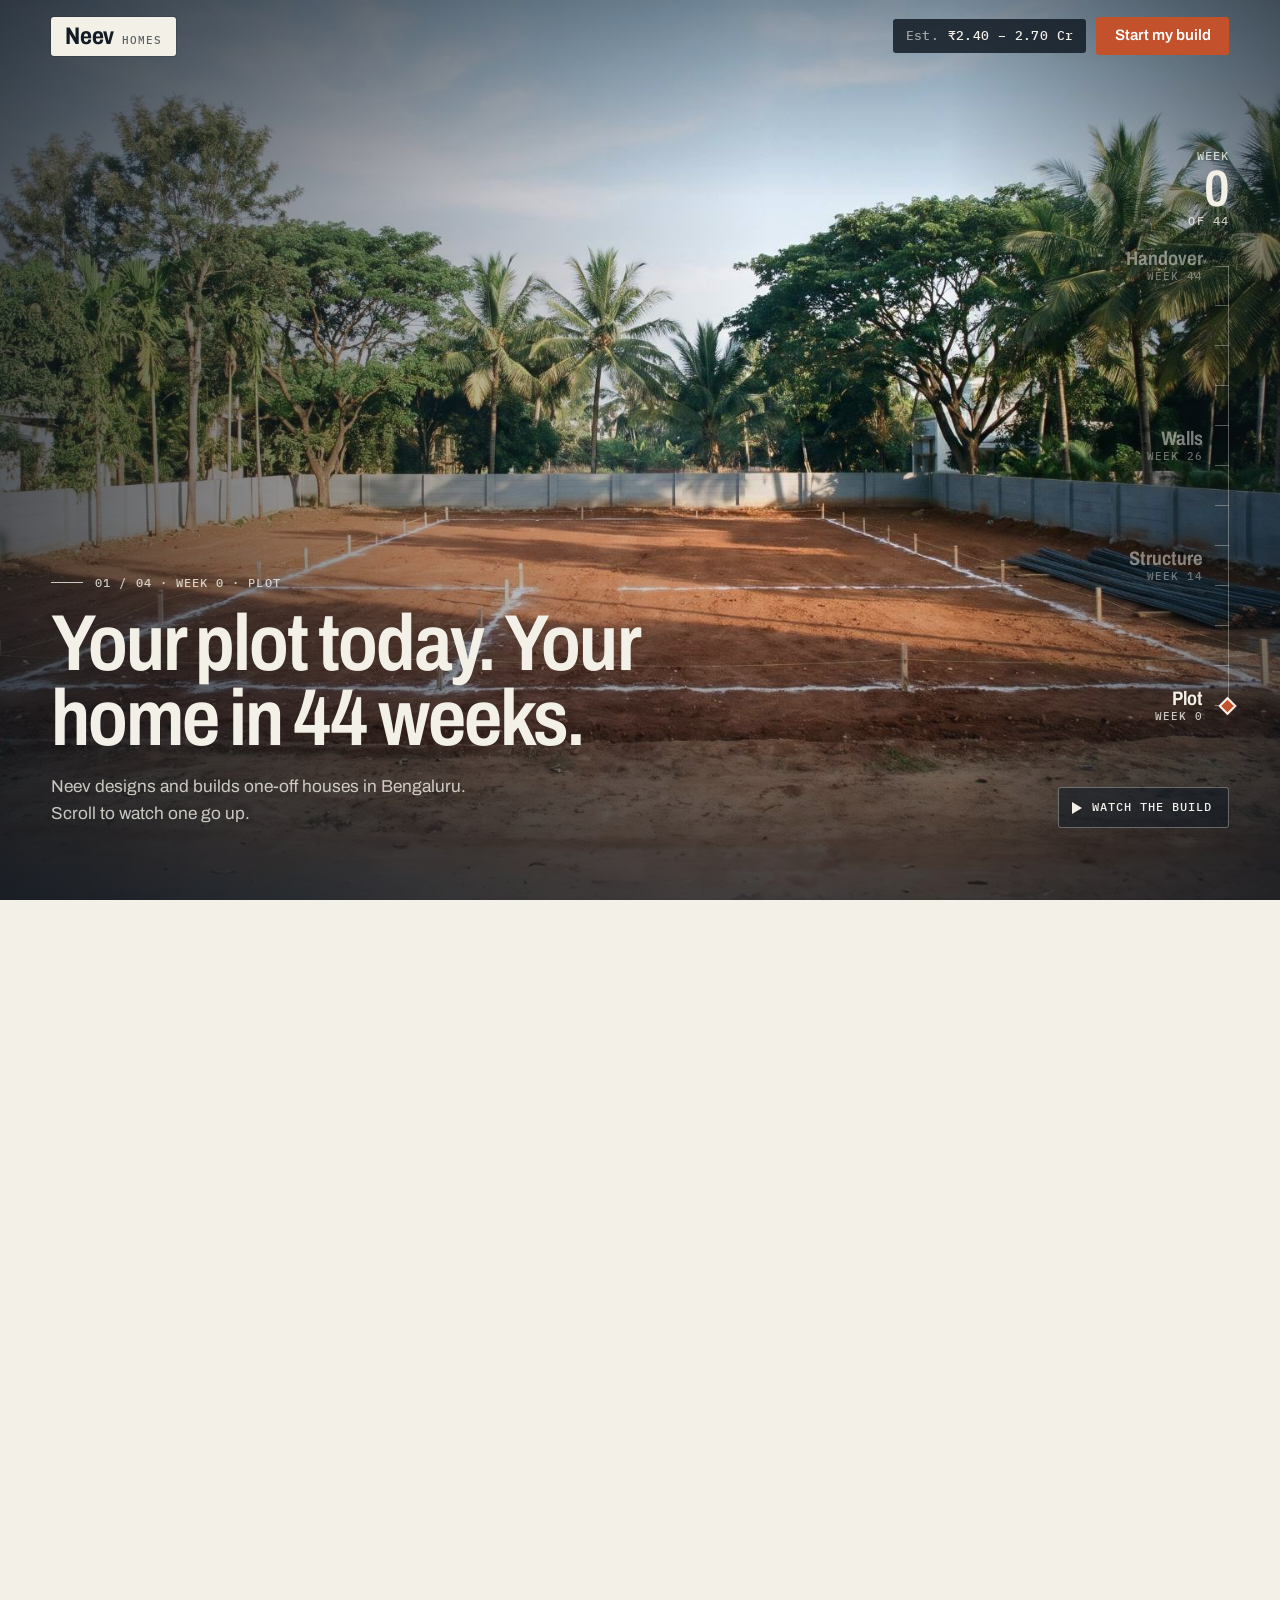
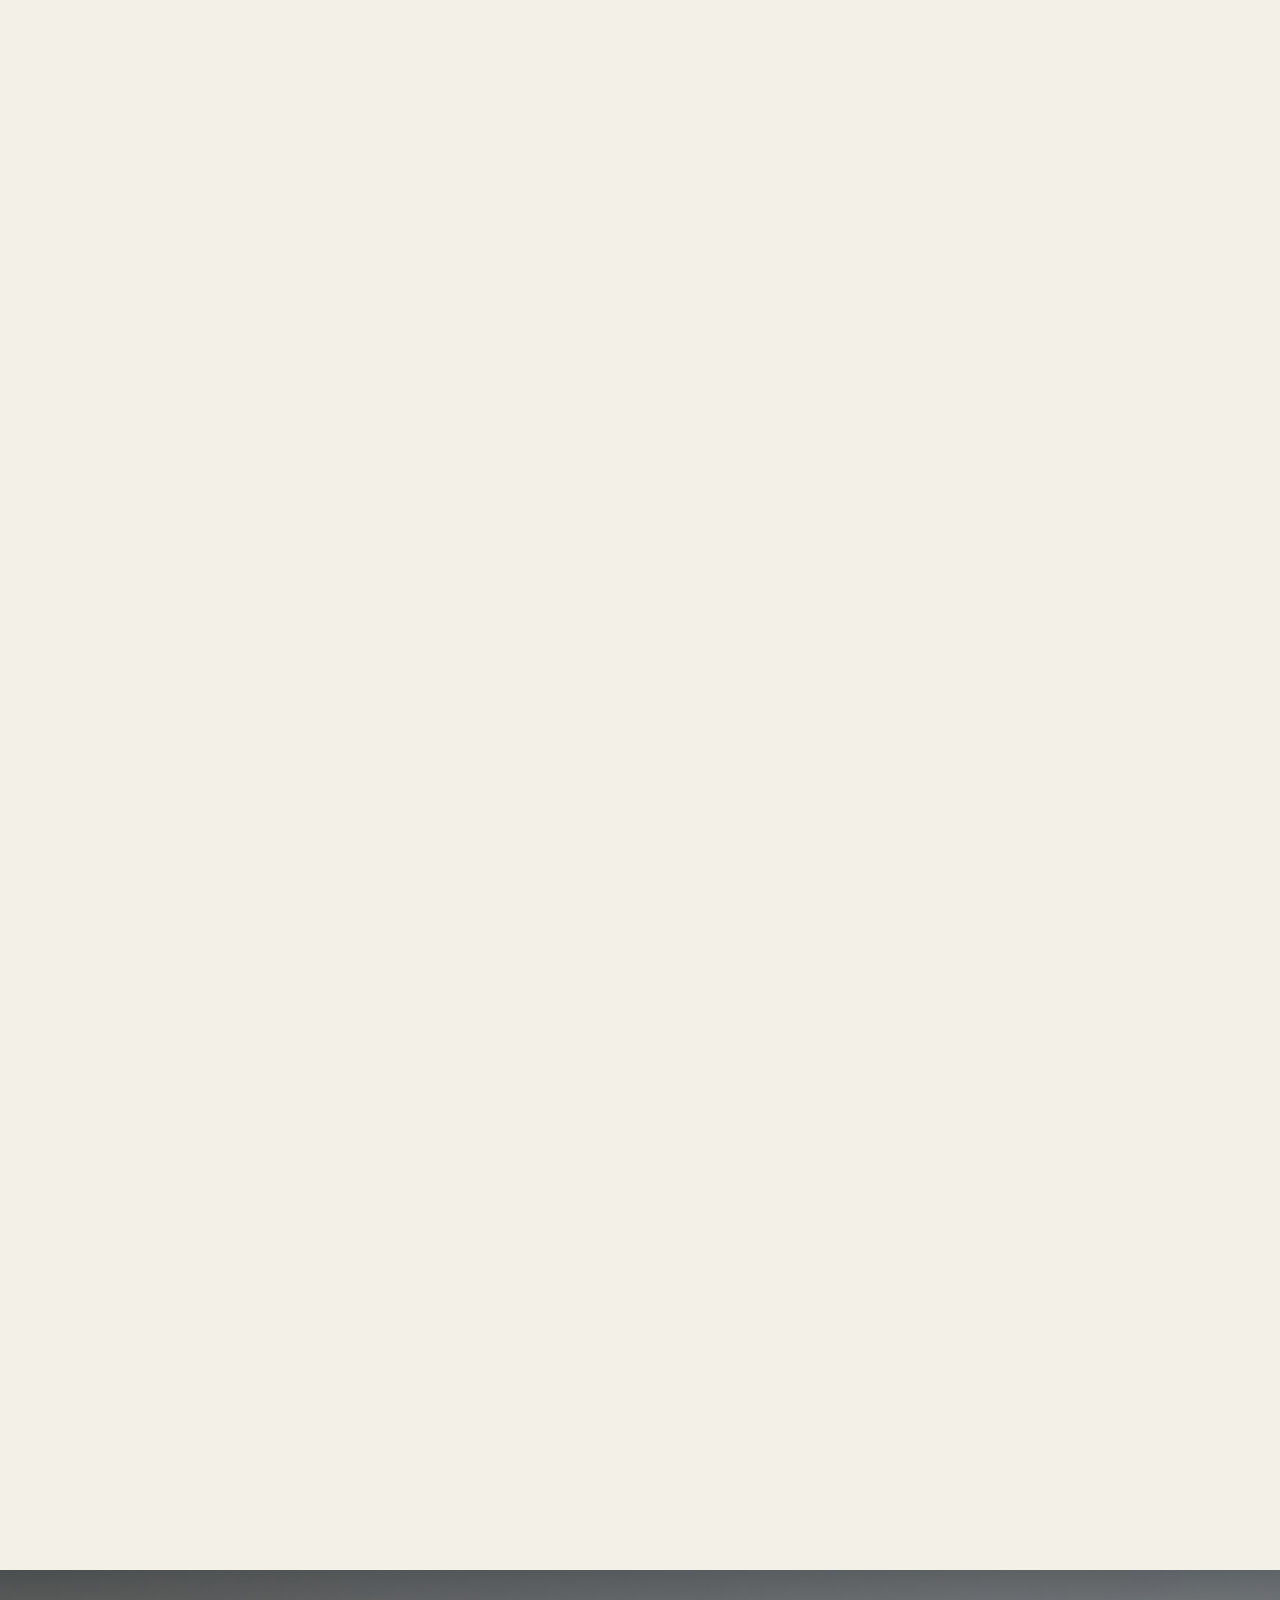
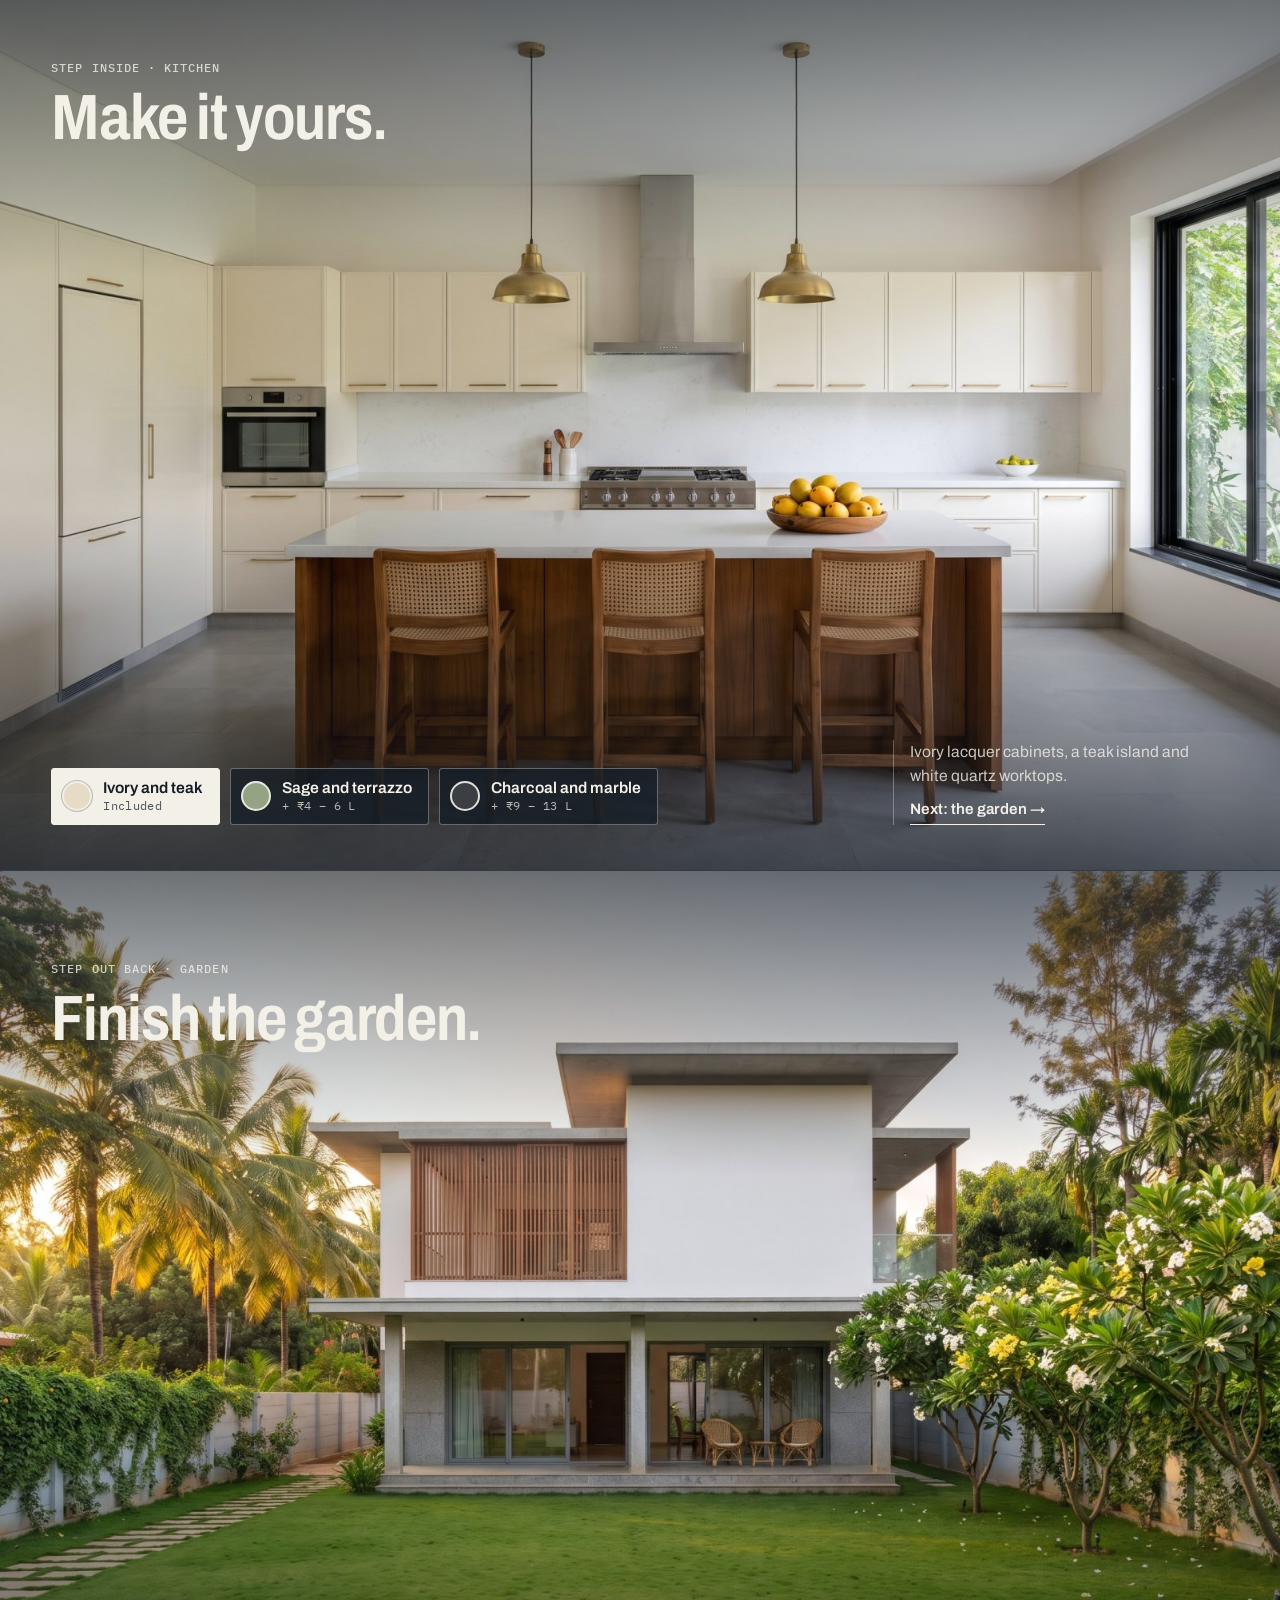
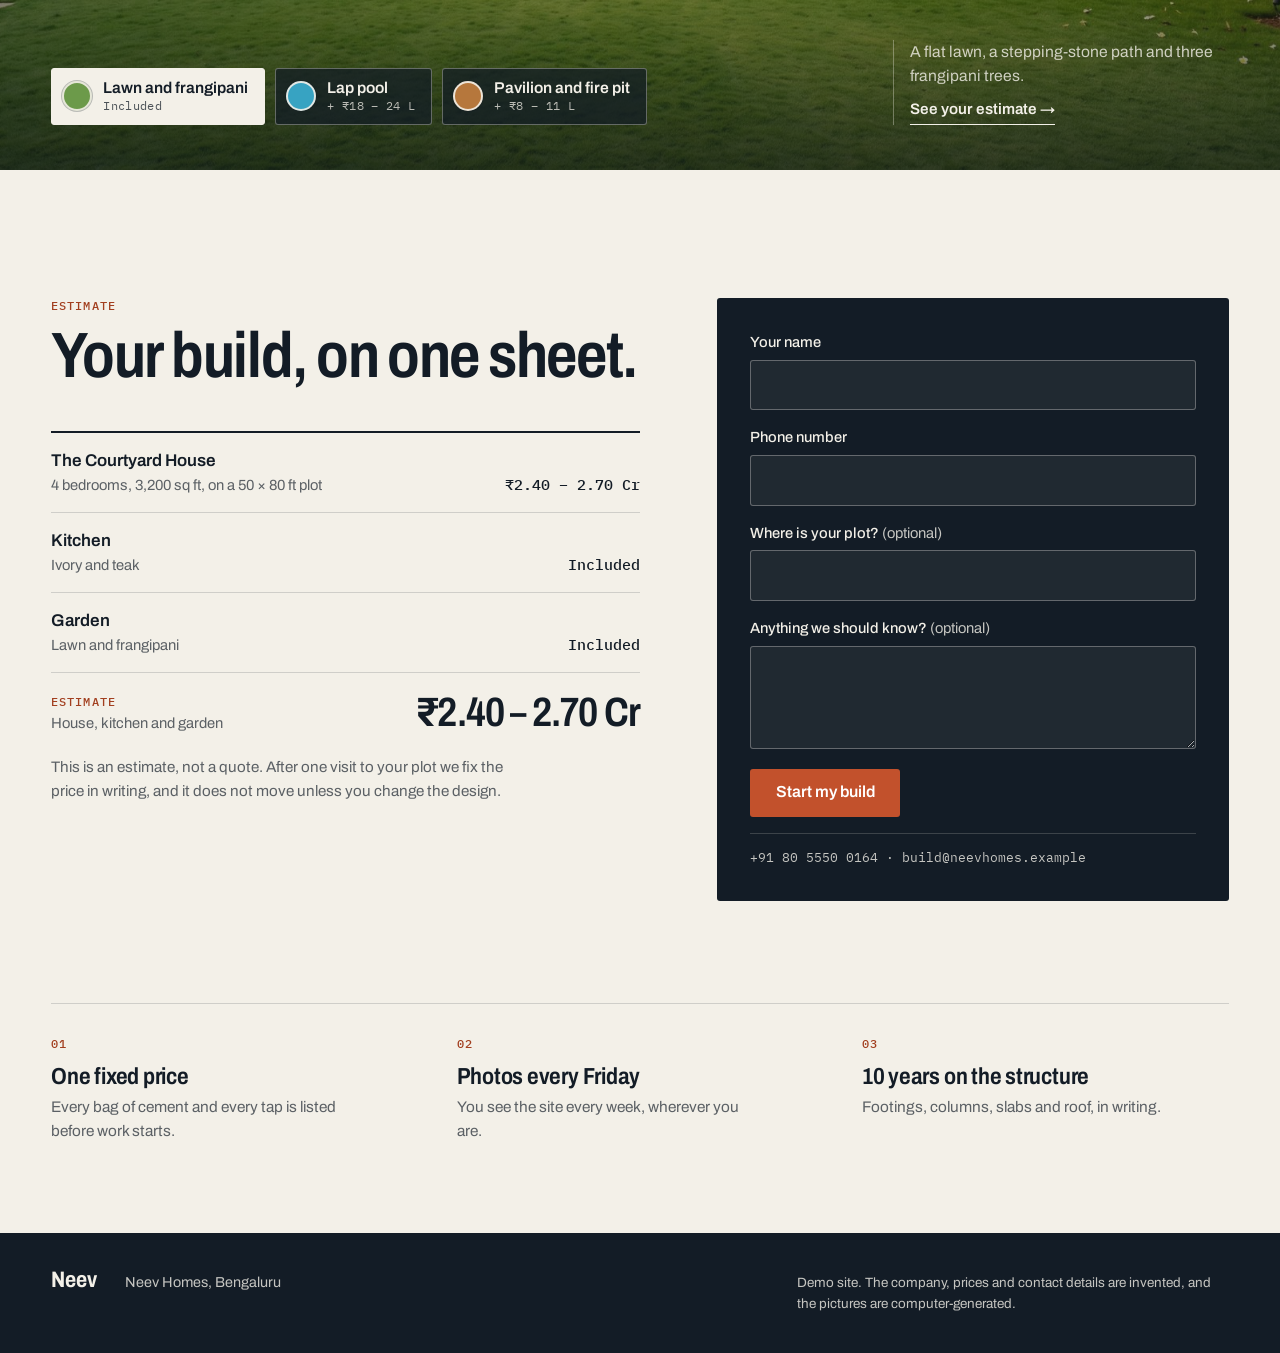
<file: index.html>
<!doctype html>
<html lang="en">
<head>
  <meta charset="utf-8">
  <meta name="viewport" content="width=device-width, initial-scale=1">
  <title>Neev Homes | Custom houses, designed and built in Bengaluru</title>
  <meta name="description" content="Neev designs and builds one-off houses in Bengaluru. Watch a house go up from bare plot to handover, pick your kitchen and garden, and see the estimate change as you choose.">
  <meta name="theme-color" content="#131c26">
  <script>document.documentElement.classList.add("js");</script>
  <link rel="preconnect" href="https://fonts.googleapis.com">
  <link rel="preconnect" href="https://fonts.gstatic.com" crossorigin>
  <link href="https://fonts.googleapis.com/css2?family=Archivo:wdth,wght@75..100,400..700&family=IBM+Plex+Mono:wght@400;500&display=swap" rel="stylesheet">
  <link rel="stylesheet" href="styles.css">
</head>
<body>
  <a class="skip" href="#kitchen">Skip the build film</a>

  <header class="bar" id="bar">
    <a class="mark" href="#top"><span id="brand">Neev</span> <small id="brandSub">Homes</small></a>
    <div class="bar-right">
      <p class="est" id="est"><span class="est-label">Est.</span> <span id="estValue" aria-live="polite"></span></p>
      <a class="btn" href="#start" id="barStart">Start my build</a>
    </div>
  </header>

  <main>
    <!-- Opening: the page pins, and scrolling builds the house -->
    <section class="build" id="top" aria-label="A house being built, from bare plot to handover">
      <div class="build-pin">
        <canvas class="build-film" id="film" aria-hidden="true"></canvas>
        <div class="build-shade" aria-hidden="true"></div>
        <div class="captions" id="captions"></div>

        <!-- The levelling staff: the weeks of the build, rising with the house -->
        <div class="staff" id="staff">
          <p class="staff-read" aria-hidden="true"><span class="tag">Week</span><b id="staffWeek">0</b><span class="tag" id="staffOf"></span></p>
          <div class="staff-line" aria-hidden="true"><span class="staff-fill"></span><span class="staff-head"></span></div>
          <ol class="staff-stops" id="stops" aria-label="Jump to a stage of the build"></ol>
        </div>

        <button class="watch" id="watch" type="button"><span class="watch-icon" aria-hidden="true"></span><span id="watchText">Watch the build</span></button>
        <div class="build-bar" aria-hidden="true"><span id="buildBar"></span></div>
      </div>
    </section>

    <!-- Kitchen and garden: filled in from config.js -->
    <div id="rooms"></div>

    <!-- The estimate sheet and the form -->
    <section class="start" id="start">
      <div class="wrap start-grid">
        <div>
          <p class="tag">Estimate</p>
          <h2 class="display" id="startTitle"></h2>
          <dl class="sheet" id="sheet"></dl>
          <p class="start-note" id="startText"></p>
        </div>
        <form class="form" id="startForm" novalidate>
          <div class="field">
            <label for="fName">Your name</label>
            <input id="fName" name="name" type="text" autocomplete="name" required aria-describedby="fNameErr">
            <p class="field-error" id="fNameErr"></p>
          </div>
          <div class="field">
            <label for="fPhone">Phone number</label>
            <input id="fPhone" name="phone" type="tel" autocomplete="tel" required aria-describedby="fPhoneErr">
            <p class="field-error" id="fPhoneErr"></p>
          </div>
          <div class="field">
            <label for="fPlot">Where is your plot? <span class="optional">(optional)</span></label>
            <input id="fPlot" name="plot" type="text">
          </div>
          <div class="field">
            <label for="fNote">Anything we should know? <span class="optional">(optional)</span></label>
            <textarea id="fNote" name="note" rows="3"></textarea>
          </div>
          <button class="btn btn-big" type="submit" id="startButton">Start my build</button>
          <p class="form-status" id="formStatus" role="status"></p>
          <p class="form-contact"><a id="startPhone"></a> · <a id="startEmail"></a></p>
        </form>
      </div>
      <div class="wrap">
        <ul class="promises" id="promises"></ul>
      </div>
    </section>
  </main>

  <footer class="footer">
    <div class="wrap footer-row">
      <p class="footer-mark" id="footMark">Neev</p>
      <p id="footCity"></p>
      <p class="footer-note">Demo site. The company, prices and contact details are invented, and the pictures are computer-generated.</p>
    </div>
  </footer>

  <script src="config.js"></script>
  <script src="app.js"></script>
</body>
</html>
</file>
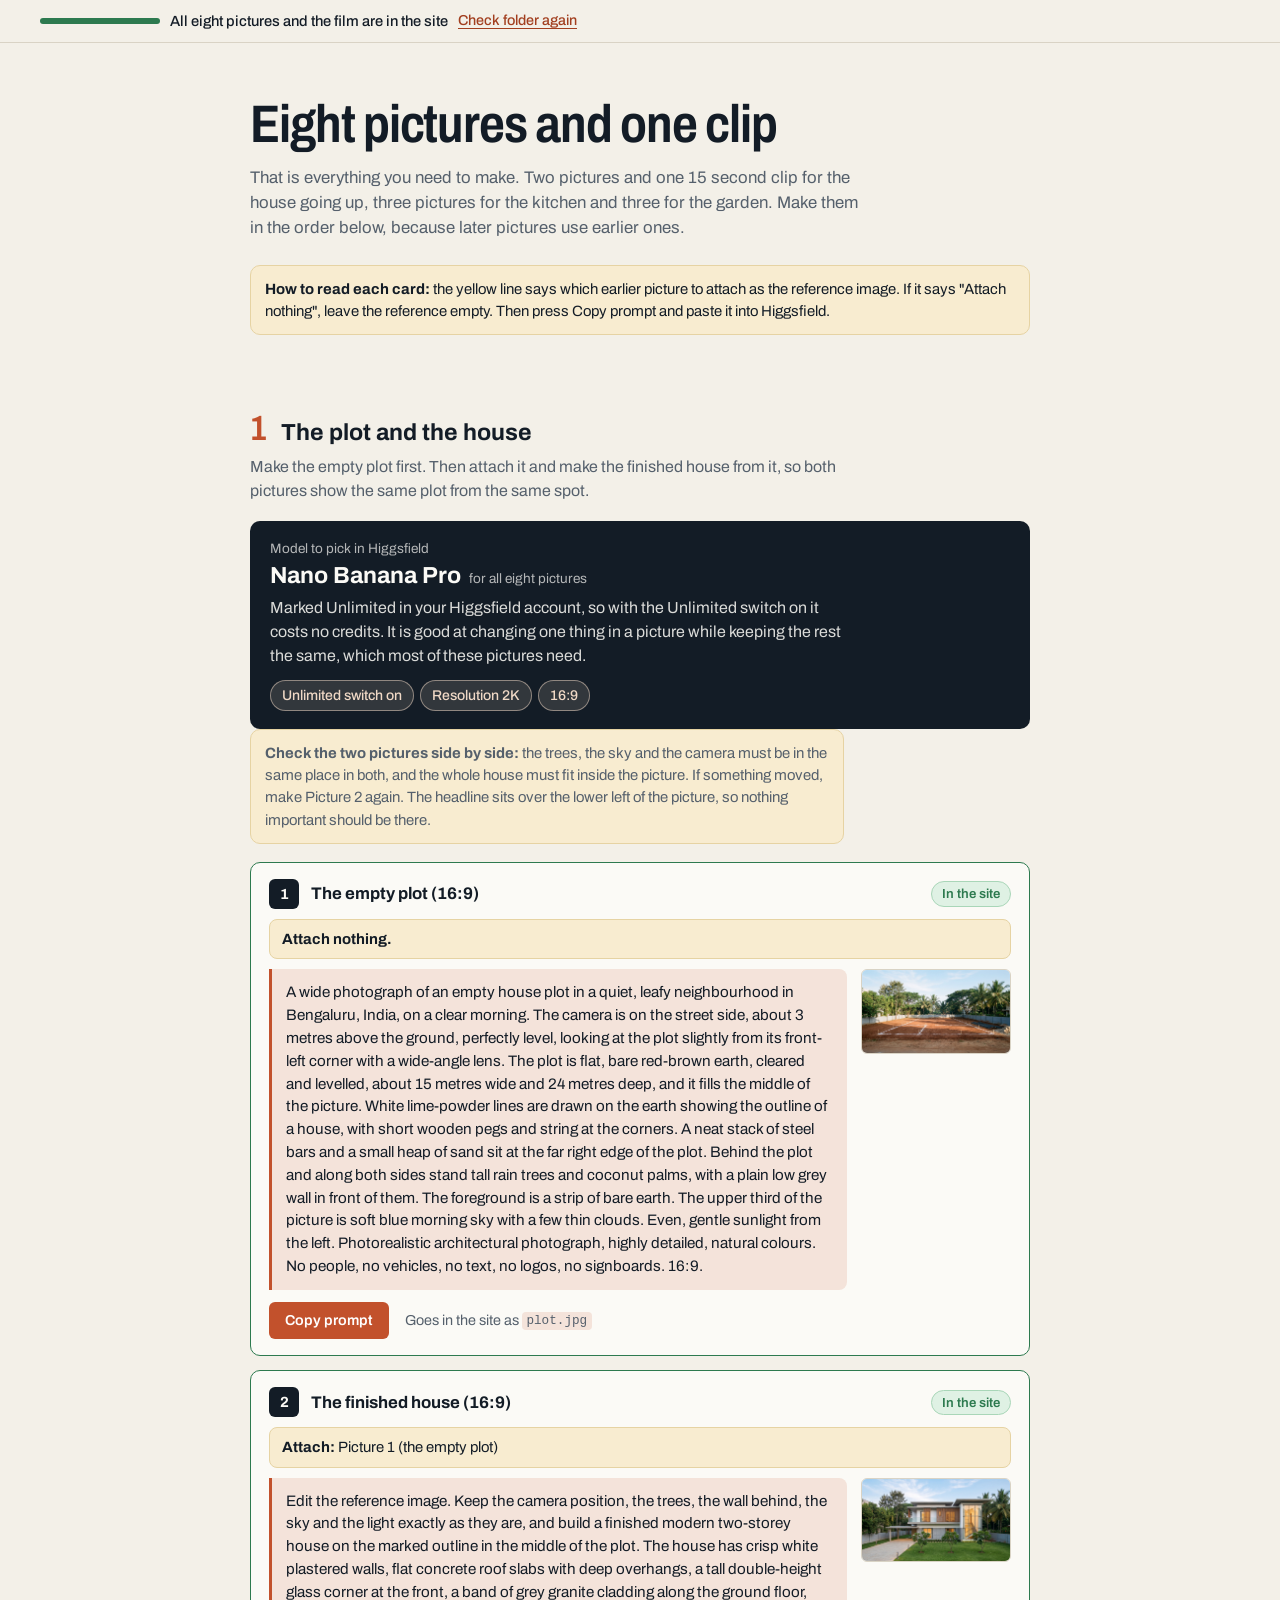
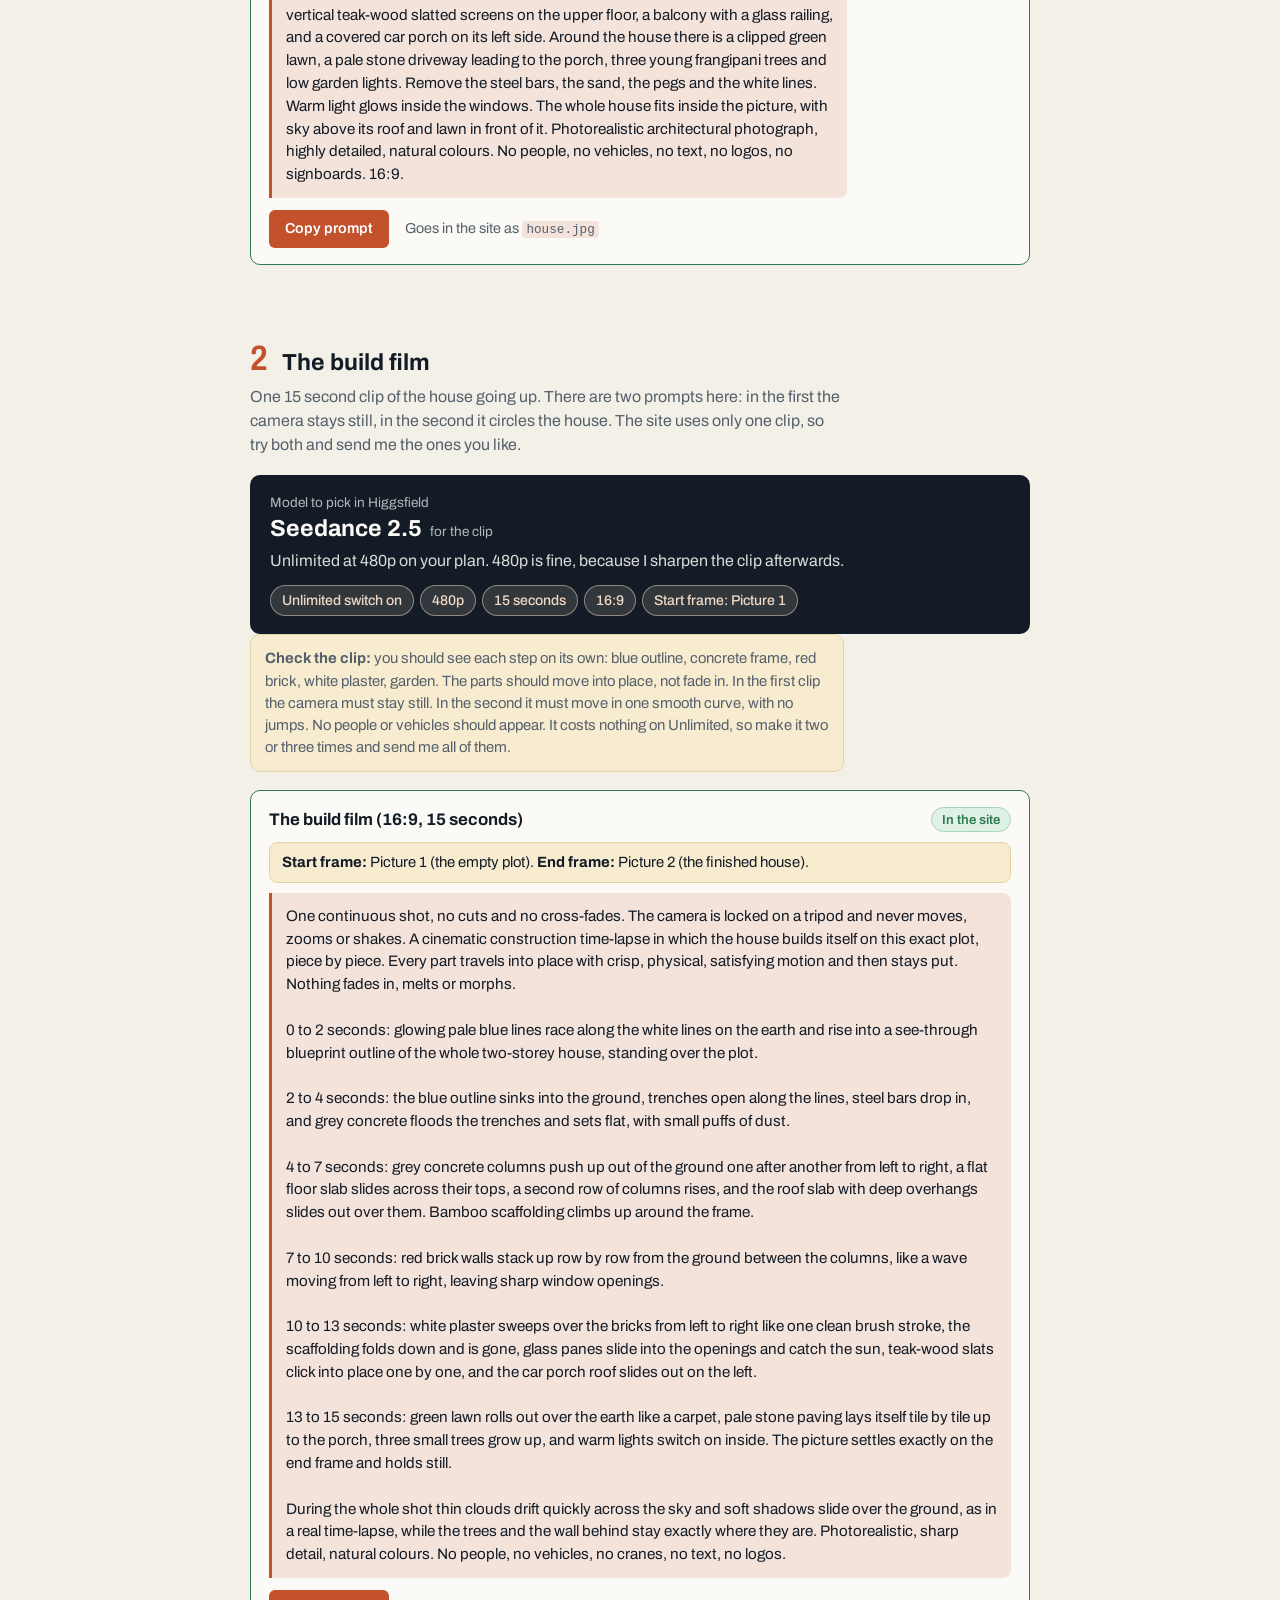
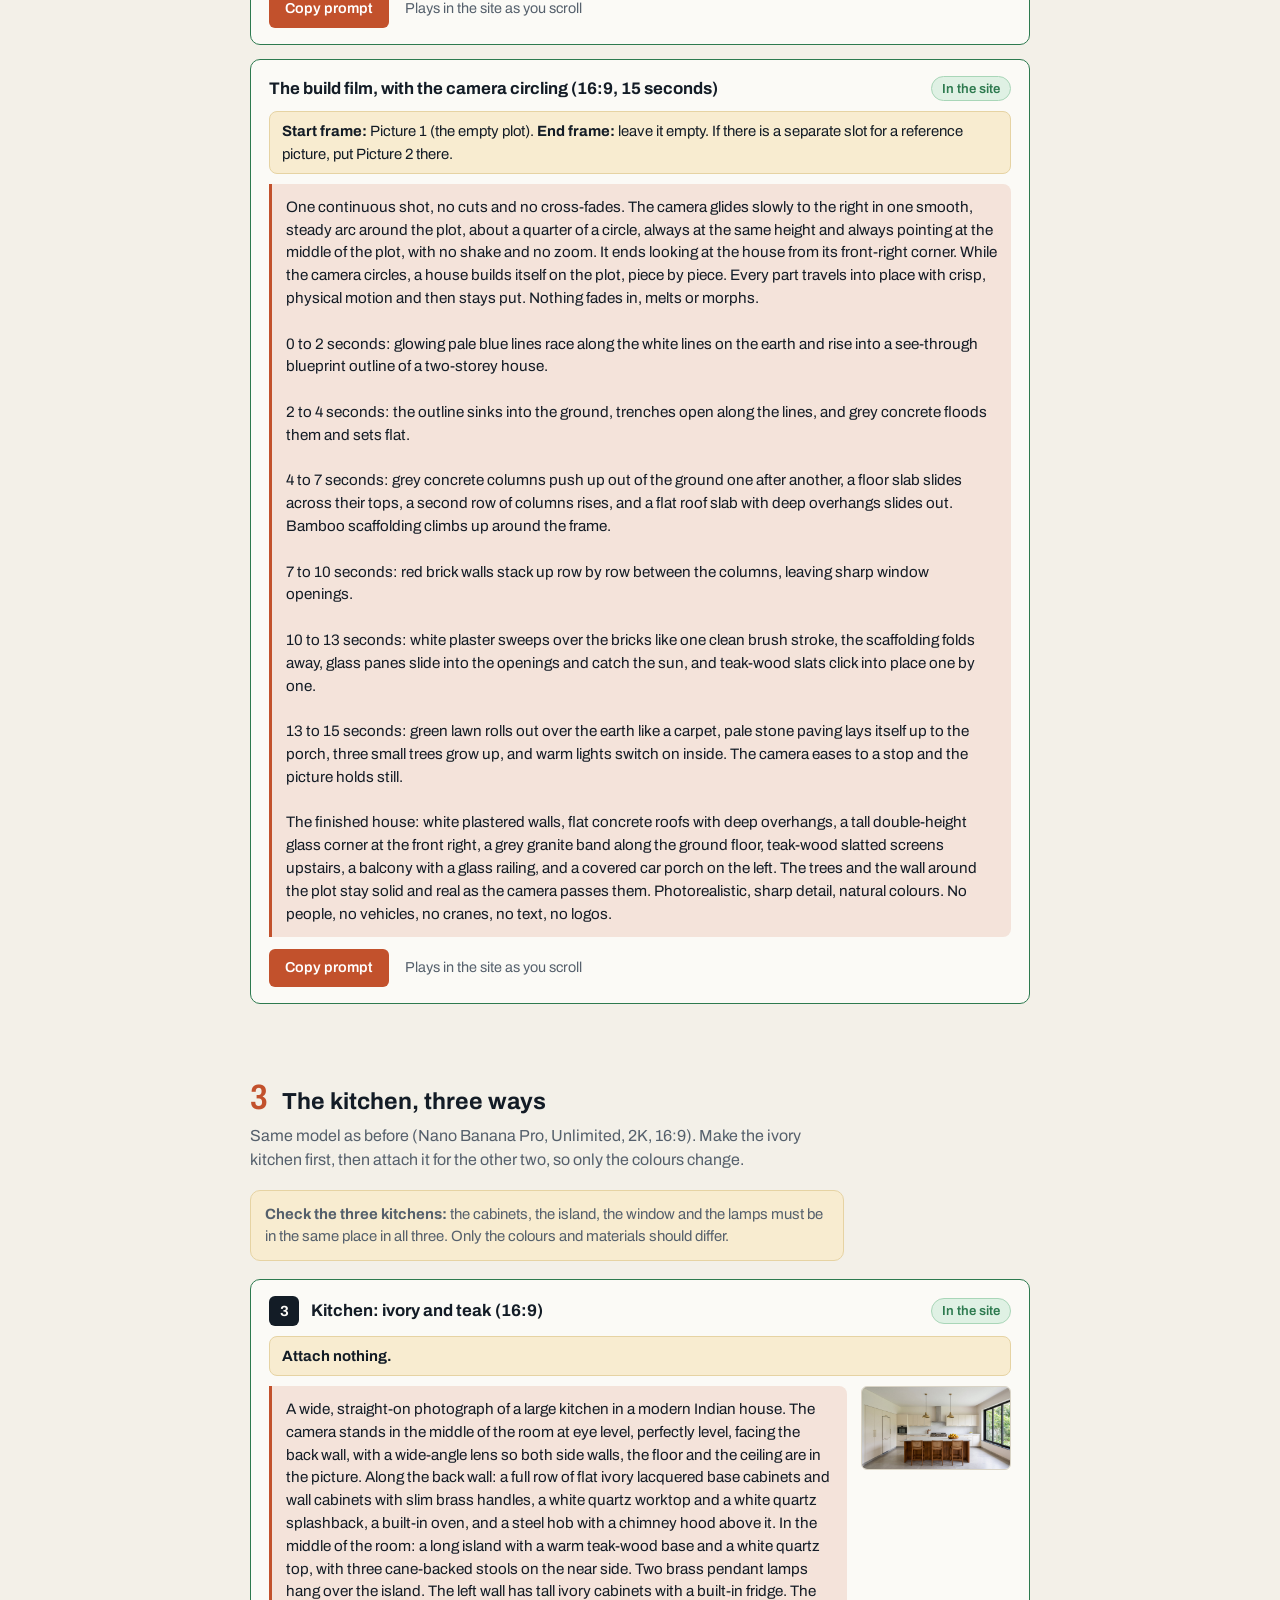
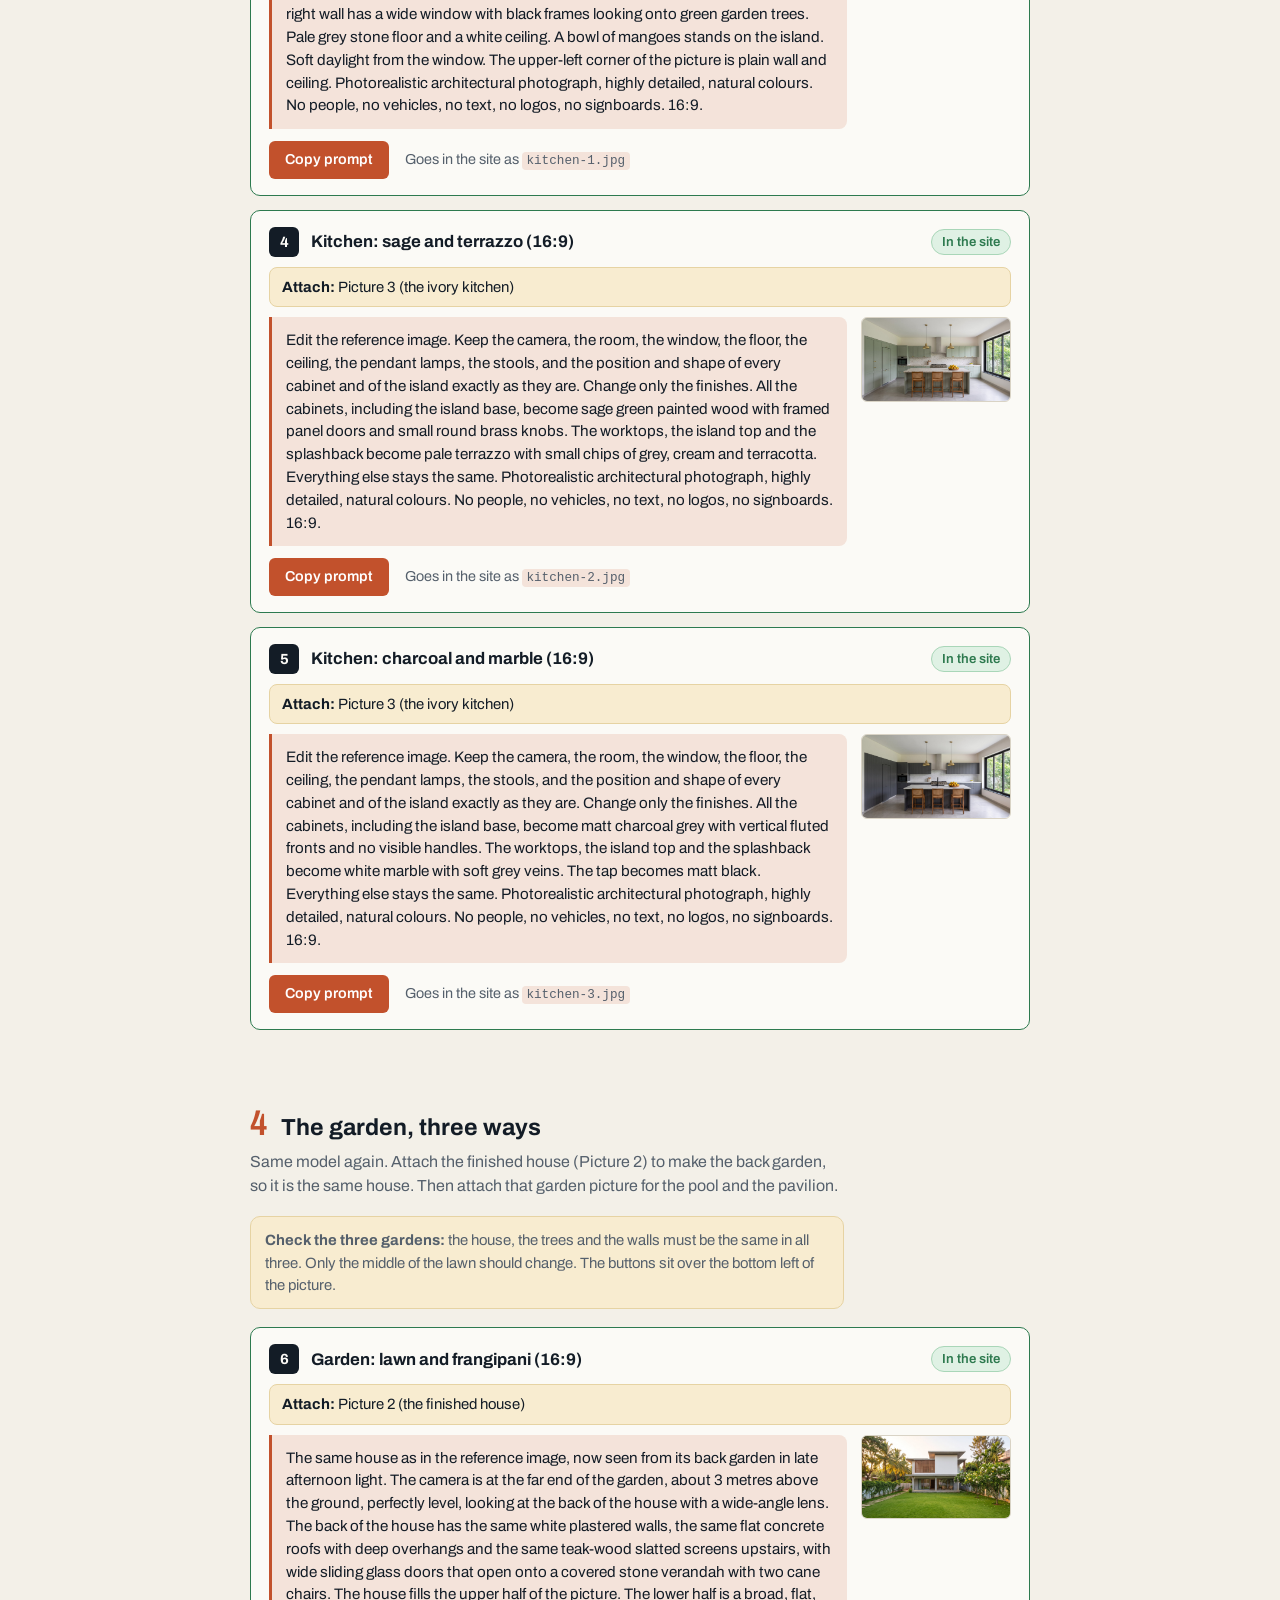
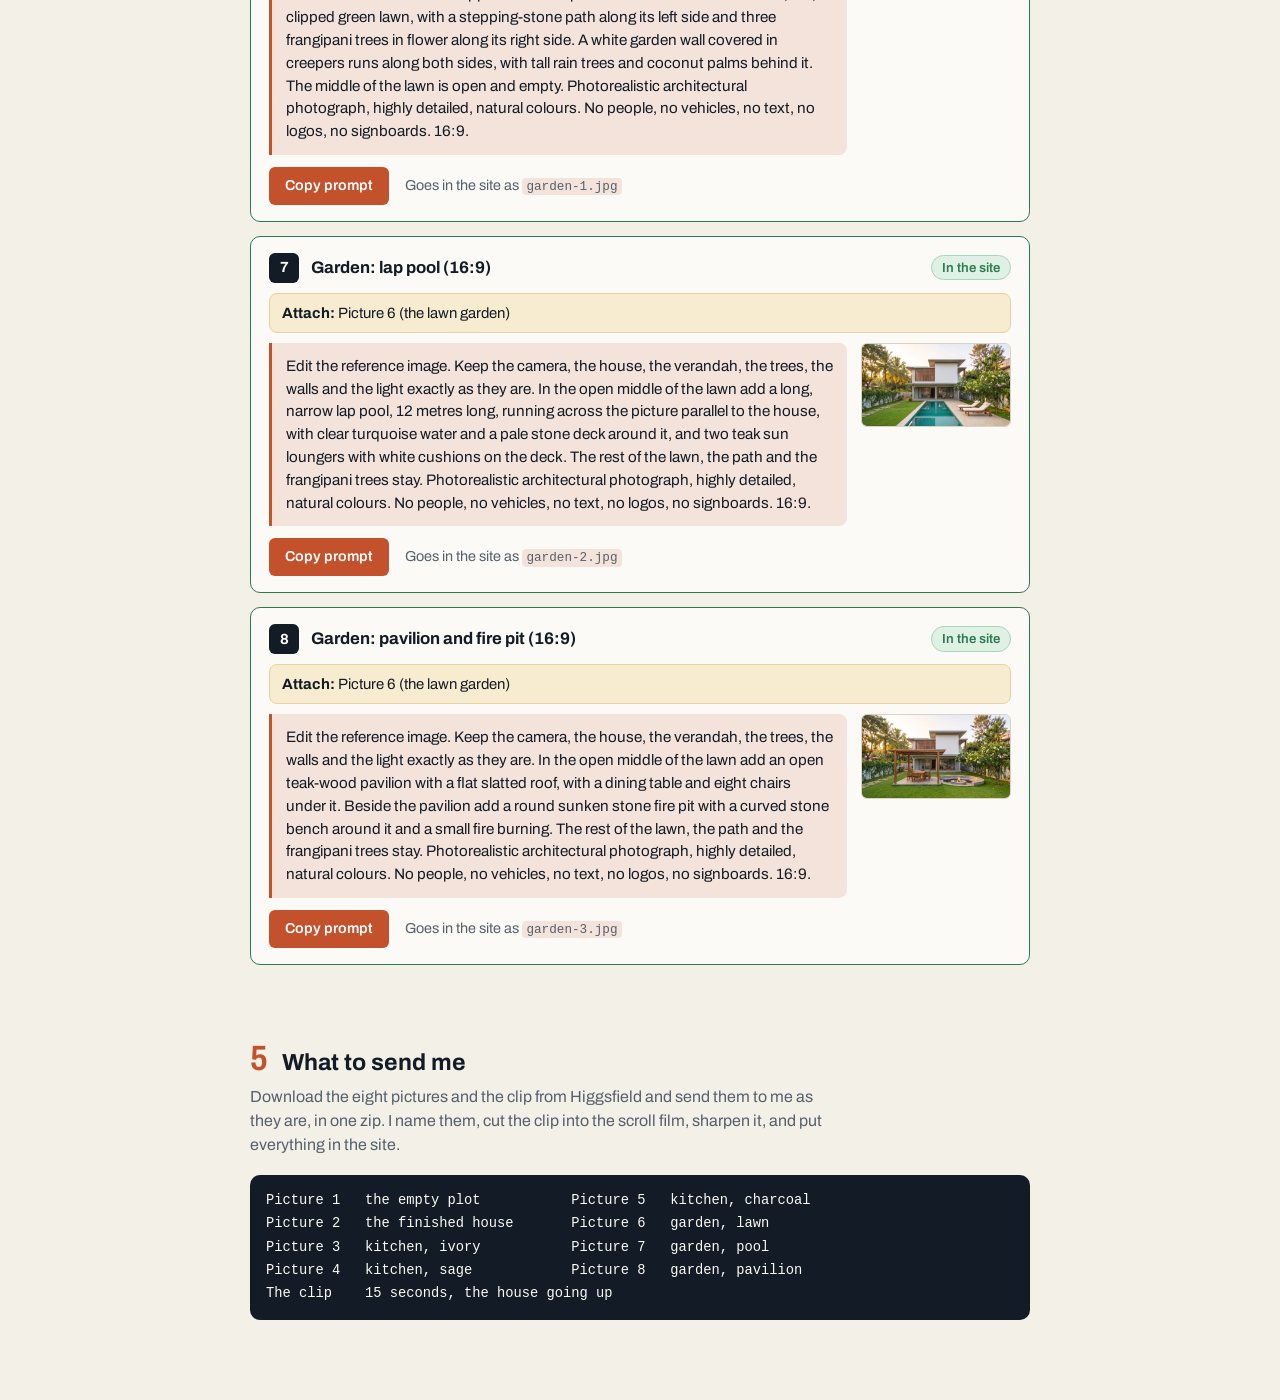
<file: guide.html>
<!doctype html>
<html lang="en">
<head>
  <meta charset="utf-8">
  <meta name="viewport" content="width=device-width, initial-scale=1">
  <title>Picture guide | Neev Homes</title>
  <link rel="preconnect" href="https://fonts.googleapis.com">
  <link rel="preconnect" href="https://fonts.gstatic.com" crossorigin>
  <link href="https://fonts.googleapis.com/css2?family=Archivo:wdth,wght@75..100,400..700&display=swap" rel="stylesheet">
  <style>
    :root {
      --page: #f3f0e8;
      --sheet: #fbfaf6;
      --ink: #131c26;
      --ink-soft: #55606c;
      --line: #d9d3c5;
      --brick: #c2512c;
      --brick-deep: #a23f1f;
      --tint: #f4e3da;
      --sand: #f0d9c6;
      --ok: #2d7a4f;
      --display: "Archivo", "Arial Narrow", system-ui, sans-serif;
      --text: "Archivo", system-ui, -apple-system, "Segoe UI", sans-serif;
      --mono: ui-monospace, "Cascadia Mono", Consolas, monospace;
    }

    *, *::before, *::after { box-sizing: border-box; }

    body {
      margin: 0;
      background: var(--page);
      color: var(--ink);
      font-family: var(--text);
      font-size: 16px;
      line-height: 1.5;
      -webkit-font-smoothing: antialiased;
    }

    :focus-visible { outline: 2px solid var(--brick); outline-offset: 2px; border-radius: 4px; }

    a { color: var(--brick-deep); }
    code { font-family: var(--mono); font-size: 0.88em; background: var(--tint); padding: 0.1em 0.35em; border-radius: 4px; }

    /* ---------- Sticky bar: what is in the site so far ---------- */
    .bar {
      position: sticky;
      top: 0;
      z-index: 5;
      display: flex;
      flex-wrap: wrap;
      align-items: center;
      gap: 10px 20px;
      padding: 10px clamp(16px, 4vw, 40px);
      background: rgba(243, 240, 232, 0.94);
      border-bottom: 1px solid var(--line);
    }

    .progress { display: flex; flex-wrap: wrap; align-items: center; gap: 10px; font-size: 0.92rem; font-weight: 500; }
    .meter { width: 120px; height: 6px; border-radius: 3px; background: var(--line); overflow: hidden; }
    .meter span { display: block; height: 100%; width: 0; background: var(--ok); transition: width 300ms ease; }

    .linkbtn {
      border: 0; background: none; padding: 0; font: inherit; font-size: 0.9rem;
      color: var(--brick-deep); text-decoration: underline; text-underline-offset: 3px; cursor: pointer;
    }

    /* ---------- Page ---------- */
    main { max-width: 860px; margin: 0 auto; padding: clamp(24px, 5vw, 56px) clamp(16px, 4vw, 40px) 80px; }

    h1 { margin: 0 0 0.25em; font-family: var(--display); font-stretch: 82%; font-weight: 650; font-size: clamp(2.2rem, 5.2vw, 3.3rem); line-height: 1; letter-spacing: -0.02em; }
    .lede { margin: 0 0 24px; max-width: 62ch; color: var(--ink-soft); font-size: 1.05rem; }

    .step { margin-top: clamp(40px, 7vw, 72px); }
    .step > h2 { display: flex; align-items: baseline; gap: 14px; margin: 0 0 6px; font-size: 1.45rem; font-weight: 700; line-height: 1.2; }
    .step > h2 .num { font-family: var(--display); font-stretch: 82%; font-weight: 650; font-size: 2.2rem; color: var(--brick); }
    .step > p { margin: 0 0 18px; max-width: 66ch; color: var(--ink-soft); }

    /* Model recommendation */
    .model { padding: 18px 20px; border-radius: 10px; background: var(--ink); color: var(--sheet); }
    .model .label { margin: 0; font-size: 0.85rem; color: rgba(251, 250, 246, 0.7); }
    .model .name { margin: 2px 0 6px; font-size: 1.45rem; font-weight: 700; line-height: 1.2; }
    .model .name small { margin-left: 8px; font-size: 0.85rem; font-weight: 400; color: rgba(251, 250, 246, 0.7); }
    .model .why { margin: 0 0 12px; max-width: 64ch; color: rgba(251, 250, 246, 0.86); }
    .chips { display: flex; flex-wrap: wrap; gap: 6px; margin: 0; padding: 0; list-style: none; }
    .chips li { padding: 4px 11px; border-radius: 999px; background: rgba(240, 217, 198, 0.14); border: 1px solid rgba(240, 217, 198, 0.5); color: var(--sand); font-size: 0.88rem; font-weight: 500; }

    /* One card per thing to generate */
    .asset { margin-top: 14px; padding: 16px 18px; background: var(--sheet); border: 1px solid var(--line); border-radius: 10px; }
    .asset.is-found { border-color: var(--ok); }
    .asset-head { display: flex; flex-wrap: wrap; align-items: center; gap: 8px 12px; margin-bottom: 10px; }
    .asset-head h3 { margin: 0; font-size: 1.05rem; font-weight: 700; }
    .asset-head .n { display: inline-grid; place-items: center; min-width: 30px; height: 30px; padding: 0 8px; border-radius: 6px; background: var(--ink); color: var(--sheet); font-weight: 700; font-size: 0.92rem; }
    .status { margin-left: auto; padding: 2px 10px; border-radius: 999px; font-size: 0.82rem; font-weight: 600; background: var(--page); color: var(--ink-soft); border: 1px solid var(--line); }
    .is-found .status { background: #dff1e4; color: var(--ok); border-color: #a9d6b8; }

    .attach { margin: 0 0 10px; padding: 8px 12px; border-radius: 8px; background: #f8ecd0; border: 1px solid #e6d3a3; font-size: 0.93rem; }
    .attach b { font-weight: 700; }

    .asset-body { display: flex; gap: 14px; align-items: flex-start; }
    .prompt { flex: 1; margin: 0; padding: 12px 14px; border-left: 3px solid var(--brick); border-radius: 0 8px 8px 0; background: var(--tint); font-size: 0.95rem; white-space: pre-wrap; }
    .preview { flex: none; width: 150px; aspect-ratio: 16 / 9; object-fit: cover; border-radius: 6px; border: 1px solid var(--line); }
    .preview[hidden] { display: none; }

    .asset-foot { display: flex; flex-wrap: wrap; align-items: center; gap: 8px 16px; margin-top: 12px; font-size: 0.9rem; color: var(--ink-soft); }
    .copy { border: 0; border-radius: 6px; padding: 8px 16px; background: var(--brick); color: #fff; font: inherit; font-size: 0.9rem; font-weight: 600; cursor: pointer; }
    .copy:hover { background: var(--brick-deep); }
    .copy.is-done { background: var(--ok); }

    .note { margin: 14px 0 0; padding: 12px 14px; border-radius: 10px; background: #f8ecd0; border: 1px solid #e6d3a3; font-size: 0.93rem; }

    .files { margin: 0; padding: 14px 16px; border-radius: 10px; background: var(--ink); color: var(--sheet); font-family: var(--mono); font-size: 0.86rem; line-height: 1.7; overflow-x: auto; }

    @media (max-width: 620px) {
      .bar { position: static; }
      .asset-body { flex-direction: column; }
      .preview { width: 100%; }
    }

    @media (prefers-reduced-motion: reduce) { .meter span { transition: none; } }
  </style>
</head>
<body>
  <div class="bar">
    <div class="progress" aria-live="polite">
      <div class="meter" aria-hidden="true"><span id="meterFill"></span></div>
      <span id="progressText">Checking folder</span>
      <button class="linkbtn" id="recheck" type="button">Check folder again</button>
    </div>
  </div>

  <main>
    <h1>Eight pictures and one clip</h1>
    <p class="lede">
      That is everything you need to make. Two pictures and one 15 second clip for the house
      going up, three pictures for the kitchen and three for the garden. Make them in the
      order below, because later pictures use earlier ones.
    </p>

    <p class="note">
      <b>How to read each card:</b> the yellow line says which earlier picture to attach as the
      reference image. If it says "Attach nothing", leave the reference empty. Then press
      Copy prompt and paste it into Higgsfield.
    </p>

    <div id="groups"></div>

    <section class="step">
      <h2><span class="num" id="filesNum"></span> What to send me</h2>
      <p>Download the eight pictures and the clip from Higgsfield and send them to me as they are, in one zip. I name them, cut the clip into the scroll film, sharpen it, and put everything in the site.</p>
      <pre class="files">Picture 1   the empty plot           Picture 5   kitchen, charcoal
Picture 2   the finished house       Picture 6   garden, lawn
Picture 3   kitchen, ivory           Picture 7   garden, pool
Picture 4   kitchen, sage            Picture 8   garden, pavilion
The clip    15 seconds, the house going up</pre>
    </section>
  </main>

  <script>
  (() => {
    "use strict";

    const DIR = "assets/house";
    const TYPES = ["jpg", "png", "webp", "jpeg"];

    const LOOK = "Photorealistic architectural photograph, highly detailed, natural colours. No people, no vehicles, no text, no logos, no signboards.";

    const PICTURE_MODEL = {
      name: "Nano Banana Pro", by: "for all eight pictures",
      why: "Marked Unlimited in your Higgsfield account, so with the Unlimited switch on it costs no credits. It is good at changing one thing in a picture while keeping the rest the same, which most of these pictures need.",
      chips: ["Unlimited switch on", "Resolution 2K", "16:9"],
    };
    const CLIP_MODEL = {
      name: "Seedance 2.5", by: "for the clip",
      why: "Unlimited at 480p on your plan. 480p is fine, because I sharpen the clip afterwards.",
      chips: ["Unlimited switch on", "480p", "15 seconds", "16:9", "Start frame: Picture 1"],
    };

    const KEEP_KITCHEN = "Edit the reference image. Keep the camera, the room, the window, the floor, the ceiling, the pendant lamps, the stools, and the position and shape of every cabinet and of the island exactly as they are. Change only the finishes.";
    const KEEP_GARDEN = "Edit the reference image. Keep the camera, the house, the verandah, the trees, the walls and the light exactly as they are.";

    const GROUPS = [
      {
        title: "The plot and the house",
        model: PICTURE_MODEL,
        intro: "Make the empty plot first. Then attach it and make the finished house from it, so both pictures show the same plot from the same spot.",
        note: "<b>Check the two pictures side by side:</b> the trees, the sky and the camera must be in the same place in both, and the whole house must fit inside the picture. If something moved, make Picture 2 again. The headline sits over the lower left of the picture, so nothing important should be there.",
        items: [
          { n: 1, file: "plot", title: "The empty plot", ratio: "16:9", attach: null,
            text: `A wide photograph of an empty house plot in a quiet, leafy neighbourhood in Bengaluru, India, on a clear morning. The camera is on the street side, about 3 metres above the ground, perfectly level, looking at the plot slightly from its front-left corner with a wide-angle lens. The plot is flat, bare red-brown earth, cleared and levelled, about 15 metres wide and 24 metres deep, and it fills the middle of the picture. White lime-powder lines are drawn on the earth showing the outline of a house, with short wooden pegs and string at the corners. A neat stack of steel bars and a small heap of sand sit at the far right edge of the plot. Behind the plot and along both sides stand tall rain trees and coconut palms, with a plain low grey wall in front of them. The foreground is a strip of bare earth. The upper third of the picture is soft blue morning sky with a few thin clouds. Even, gentle sunlight from the left. ${LOOK} 16:9.` },
          { n: 2, file: "house", title: "The finished house", ratio: "16:9", attach: "Picture 1 (the empty plot)",
            text: `Edit the reference image. Keep the camera position, the trees, the wall behind, the sky and the light exactly as they are, and build a finished modern two-storey house on the marked outline in the middle of the plot. The house has crisp white plastered walls, flat concrete roof slabs with deep overhangs, a tall double-height glass corner at the front, a band of grey granite cladding along the ground floor, vertical teak-wood slatted screens on the upper floor, a balcony with a glass railing, and a covered car porch on its left side. Around the house there is a clipped green lawn, a pale stone driveway leading to the porch, three young frangipani trees and low garden lights. Remove the steel bars, the sand, the pegs and the white lines. Warm light glows inside the windows. The whole house fits inside the picture, with sky above its roof and lawn in front of it. ${LOOK} 16:9.` },
        ],
      },
      {
        title: "The build film",
        model: CLIP_MODEL,
        intro: "One 15 second clip of the house going up. There are two prompts here: in the first the camera stays still, in the second it circles the house. The site uses only one clip, so try both and send me the ones you like.",
        note: "<b>Check the clip:</b> you should see each step on its own: blue outline, concrete frame, red brick, white plaster, garden. The parts should move into place, not fade in. In the first clip the camera must stay still. In the second it must move in one smooth curve, with no jumps. No people or vehicles should appear. It costs nothing on Unlimited, so make it two or three times and send me all of them.",
        items: [
          { film: true, title: "The build film", ratio: "16:9, 15 seconds",
            text: `One continuous shot, no cuts and no cross-fades. The camera is locked on a tripod and never moves, zooms or shakes. A cinematic construction time-lapse in which the house builds itself on this exact plot, piece by piece. Every part travels into place with crisp, physical, satisfying motion and then stays put. Nothing fades in, melts or morphs.

0 to 2 seconds: glowing pale blue lines race along the white lines on the earth and rise into a see-through blueprint outline of the whole two-storey house, standing over the plot.

2 to 4 seconds: the blue outline sinks into the ground, trenches open along the lines, steel bars drop in, and grey concrete floods the trenches and sets flat, with small puffs of dust.

4 to 7 seconds: grey concrete columns push up out of the ground one after another from left to right, a flat floor slab slides across their tops, a second row of columns rises, and the roof slab with deep overhangs slides out over them. Bamboo scaffolding climbs up around the frame.

7 to 10 seconds: red brick walls stack up row by row from the ground between the columns, like a wave moving from left to right, leaving sharp window openings.

10 to 13 seconds: white plaster sweeps over the bricks from left to right like one clean brush stroke, the scaffolding folds down and is gone, glass panes slide into the openings and catch the sun, teak-wood slats click into place one by one, and the car porch roof slides out on the left.

13 to 15 seconds: green lawn rolls out over the earth like a carpet, pale stone paving lays itself tile by tile up to the porch, three small trees grow up, and warm lights switch on inside. The picture settles exactly on the end frame and holds still.

During the whole shot thin clouds drift quickly across the sky and soft shadows slide over the ground, as in a real time-lapse, while the trees and the wall behind stay exactly where they are. Photorealistic, sharp detail, natural colours. No people, no vehicles, no cranes, no text, no logos.` },
          { film: true, title: "The build film, with the camera circling", ratio: "16:9, 15 seconds",
            frames: "<b>Start frame:</b> Picture 1 (the empty plot). <b>End frame:</b> leave it empty. If there is a separate slot for a reference picture, put Picture 2 there.",
            text: `One continuous shot, no cuts and no cross-fades. The camera glides slowly to the right in one smooth, steady arc around the plot, about a quarter of a circle, always at the same height and always pointing at the middle of the plot, with no shake and no zoom. It ends looking at the house from its front-right corner. While the camera circles, a house builds itself on the plot, piece by piece. Every part travels into place with crisp, physical motion and then stays put. Nothing fades in, melts or morphs.

0 to 2 seconds: glowing pale blue lines race along the white lines on the earth and rise into a see-through blueprint outline of a two-storey house.

2 to 4 seconds: the outline sinks into the ground, trenches open along the lines, and grey concrete floods them and sets flat.

4 to 7 seconds: grey concrete columns push up out of the ground one after another, a floor slab slides across their tops, a second row of columns rises, and a flat roof slab with deep overhangs slides out. Bamboo scaffolding climbs up around the frame.

7 to 10 seconds: red brick walls stack up row by row between the columns, leaving sharp window openings.

10 to 13 seconds: white plaster sweeps over the bricks like one clean brush stroke, the scaffolding folds away, glass panes slide into the openings and catch the sun, and teak-wood slats click into place one by one.

13 to 15 seconds: green lawn rolls out over the earth like a carpet, pale stone paving lays itself up to the porch, three small trees grow up, and warm lights switch on inside. The camera eases to a stop and the picture holds still.

The finished house: white plastered walls, flat concrete roofs with deep overhangs, a tall double-height glass corner at the front right, a grey granite band along the ground floor, teak-wood slatted screens upstairs, a balcony with a glass railing, and a covered car porch on the left. The trees and the wall around the plot stay solid and real as the camera passes them. Photorealistic, sharp detail, natural colours. No people, no vehicles, no cranes, no text, no logos.` },
        ],
      },
      {
        title: "The kitchen, three ways",
        model: null,
        intro: "Same model as before (Nano Banana Pro, Unlimited, 2K, 16:9). Make the ivory kitchen first, then attach it for the other two, so only the colours change.",
        note: "<b>Check the three kitchens:</b> the cabinets, the island, the window and the lamps must be in the same place in all three. Only the colours and materials should differ.",
        items: [
          { n: 3, file: "kitchen-1", title: "Kitchen: ivory and teak", ratio: "16:9", attach: null,
            text: `A wide, straight-on photograph of a large kitchen in a modern Indian house. The camera stands in the middle of the room at eye level, perfectly level, facing the back wall, with a wide-angle lens so both side walls, the floor and the ceiling are in the picture. Along the back wall: a full row of flat ivory lacquered base cabinets and wall cabinets with slim brass handles, a white quartz worktop and a white quartz splashback, a built-in oven, and a steel hob with a chimney hood above it. In the middle of the room: a long island with a warm teak-wood base and a white quartz top, with three cane-backed stools on the near side. Two brass pendant lamps hang over the island. The left wall has tall ivory cabinets with a built-in fridge. The right wall has a wide window with black frames looking onto green garden trees. Pale grey stone floor and a white ceiling. A bowl of mangoes stands on the island. Soft daylight from the window. The upper-left corner of the picture is plain wall and ceiling. ${LOOK} 16:9.` },
          { n: 4, file: "kitchen-2", title: "Kitchen: sage and terrazzo", ratio: "16:9", attach: "Picture 3 (the ivory kitchen)",
            text: `${KEEP_KITCHEN} All the cabinets, including the island base, become sage green painted wood with framed panel doors and small round brass knobs. The worktops, the island top and the splashback become pale terrazzo with small chips of grey, cream and terracotta. Everything else stays the same. ${LOOK} 16:9.` },
          { n: 5, file: "kitchen-3", title: "Kitchen: charcoal and marble", ratio: "16:9", attach: "Picture 3 (the ivory kitchen)",
            text: `${KEEP_KITCHEN} All the cabinets, including the island base, become matt charcoal grey with vertical fluted fronts and no visible handles. The worktops, the island top and the splashback become white marble with soft grey veins. The tap becomes matt black. Everything else stays the same. ${LOOK} 16:9.` },
        ],
      },
      {
        title: "The garden, three ways",
        model: null,
        intro: "Same model again. Attach the finished house (Picture 2) to make the back garden, so it is the same house. Then attach that garden picture for the pool and the pavilion.",
        note: "<b>Check the three gardens:</b> the house, the trees and the walls must be the same in all three. Only the middle of the lawn should change. The buttons sit over the bottom left of the picture.",
        items: [
          { n: 6, file: "garden-1", title: "Garden: lawn and frangipani", ratio: "16:9", attach: "Picture 2 (the finished house)",
            text: `The same house as in the reference image, now seen from its back garden in late afternoon light. The camera is at the far end of the garden, about 3 metres above the ground, perfectly level, looking at the back of the house with a wide-angle lens. The back of the house has the same white plastered walls, the same flat concrete roofs with deep overhangs and the same teak-wood slatted screens upstairs, with wide sliding glass doors that open onto a covered stone verandah with two cane chairs. The house fills the upper half of the picture. The lower half is a broad, flat, clipped green lawn, with a stepping-stone path along its left side and three frangipani trees in flower along its right side. A white garden wall covered in creepers runs along both sides, with tall rain trees and coconut palms behind it. The middle of the lawn is open and empty. ${LOOK} 16:9.` },
          { n: 7, file: "garden-2", title: "Garden: lap pool", ratio: "16:9", attach: "Picture 6 (the lawn garden)",
            text: `${KEEP_GARDEN} In the open middle of the lawn add a long, narrow lap pool, 12 metres long, running across the picture parallel to the house, with clear turquoise water and a pale stone deck around it, and two teak sun loungers with white cushions on the deck. The rest of the lawn, the path and the frangipani trees stay. ${LOOK} 16:9.` },
          { n: 8, file: "garden-3", title: "Garden: pavilion and fire pit", ratio: "16:9", attach: "Picture 6 (the lawn garden)",
            text: `${KEEP_GARDEN} In the open middle of the lawn add an open teak-wood pavilion with a flat slatted roof, with a dining table and eight chairs under it. Beside the pavilion add a round sunken stone fire pit with a curved stone bench around it and a small fire burning. The rest of the lawn, the path and the frangipani trees stay. ${LOOK} 16:9.` },
        ],
      },
    ];

    const esc = (s) => s.replace(/[&<>"]/g, (c) => ({ "&": "&amp;", "<": "&lt;", ">": "&gt;", '"': "&quot;" }[c]));

    const modelBox = (m) =>
      `<div class="model"><p class="label">Model to pick in Higgsfield</p>` +
      `<p class="name">${esc(m.name)}<small>${esc(m.by)}</small></p>` +
      `<p class="why">${esc(m.why)}</p>` +
      `<ul class="chips">${m.chips.map((c) => `<li>${esc(c)}</li>`).join("")}</ul></div>`;

    const cards = [];
    const filmCards = [];
    GROUPS.forEach((group, i) => {
      const section = document.createElement("section");
      section.className = "step";
      section.innerHTML =
        `<h2><span class="num">${i + 1}</span> ${esc(group.title)}</h2>` +
        `<p>${esc(group.intro)}</p>` +
        (group.model ? modelBox(group.model) : "") +
        (group.note ? `<p class="note">${group.note}</p>` : "");
      group.items.forEach((item) => {
        const el = document.createElement("article");
        el.className = "asset";
        const attach = item.film
          ? item.frames || `<b>Start frame:</b> Picture 1 (the empty plot). <b>End frame:</b> Picture 2 (the finished house).`
          : item.attach ? `<b>Attach:</b> ${esc(item.attach)}` : `<b>Attach nothing.</b>`;
        const where = item.film ? "Plays in the site as you scroll" : `Goes in the site as <code>${esc(item.file)}.jpg</code>`;
        el.innerHTML =
          `<div class="asset-head">${item.film ? "" : `<span class="n">${item.n}</span>`}<h3>${esc(item.title)} (${item.ratio})</h3><span class="status">Not in the site yet</span></div>` +
          `<p class="attach">${attach}</p>` +
          `<div class="asset-body"><p class="prompt"></p><img class="preview" alt="" hidden></div>` +
          `<div class="asset-foot"><button class="copy" type="button">Copy prompt</button><span>${where}</span></div>`;
        el.querySelector(".prompt").textContent = item.text;
        el.querySelector(".copy").addEventListener("click", (e) => copy(item.text, e.currentTarget));
        section.append(el);
        if (item.film) filmCards.push(el);
        else cards.push({ el, file: item.file });
      });
      document.getElementById("groups").append(section);
    });
    document.getElementById("filesNum").textContent = String(GROUPS.length + 1);

    async function copy(text, button) {
      let ok = false;
      try { await navigator.clipboard.writeText(text); ok = true; }
      catch (_) {
        const ta = document.createElement("textarea");
        ta.value = text; ta.style.position = "fixed"; ta.style.opacity = "0";
        document.body.append(ta); ta.select();
        try { ok = document.execCommand("copy"); } catch (_) { ok = false; }
        ta.remove();
      }
      button.textContent = ok ? "Copied" : "Select the text and copy it";
      button.classList.toggle("is-done", ok);
      window.setTimeout(() => { button.textContent = "Copy prompt"; button.classList.remove("is-done"); }, 1800);
    }

    function findStill(file) {
      return new Promise((resolve) => {
        const attempt = (n) => {
          if (n >= TYPES.length) return resolve(null);
          const url = `${DIR}/${file}.${TYPES[n]}`;
          const img = new Image();
          img.onload = () => resolve(url);
          img.onerror = () => attempt(n + 1);
          img.src = `${url}?t=${Date.now()}`;
        };
        attempt(0);
      });
    }

    let run = 0;
    async function checkFolder() {
      const mine = ++run;
      const found = await Promise.all(cards.map((c) => findStill(c.file)));
      // The film is in the site once the clip has been cut into frames.
      const hasFilm = await fetch(`assets/film/manifest.json?t=${Date.now()}`).then((r) => r.ok).catch(() => false);
      if (mine !== run) return;
      found.forEach((url, i) => {
        const card = cards[i];
        card.el.classList.toggle("is-found", Boolean(url));
        card.el.querySelector(".status").textContent = url ? "In the site" : "Not in the site yet";
        const preview = card.el.querySelector(".preview");
        preview.hidden = !url;
        if (url) preview.src = url;
      });
      filmCards.forEach((card) => {
        card.classList.toggle("is-found", hasFilm);
        card.querySelector(".status").textContent = hasFilm ? "In the site" : "Not in the site yet";
      });

      const needed = cards.length + 1;
      const done = found.filter(Boolean).length + (hasFilm ? 1 : 0);
      document.getElementById("meterFill").style.width = `${(done / needed) * 100}%`;
      document.getElementById("progressText").textContent =
        done === needed ? "All eight pictures and the film are in the site" : `${done} of ${needed} in the site`;
    }

    document.getElementById("recheck").addEventListener("click", checkFolder);
    window.addEventListener("focus", checkFolder);
    checkFolder();
  })();
  </script>
</body>
</html>
</file>
<file: styles.css>
:root {
  --ink: #131c26;          /* blueprint night: text, and the dark sections */
  --ink-2: #1d2a38;
  --paper: #f3f0e8;        /* fresh plaster: the page, and text on dark */
  --paper-2: #e6e1d4;
  --soft: rgba(19, 28, 38, 0.68);
  --rule: rgba(19, 28, 38, 0.16);
  --chalk: rgba(243, 240, 232, 0.8);
  --chalk-faint: rgba(243, 240, 232, 0.34);
  --brick: #c2512c;        /* the one accent */
  --brick-deep: #a23f1f;

  --display: "Archivo", "Arial Narrow", system-ui, sans-serif;
  --text: "Archivo", system-ui, -apple-system, "Segoe UI", sans-serif;
  --mono: "IBM Plex Mono", ui-monospace, Consolas, monospace;

  --pad: clamp(18px, 4vw, 64px);
  --bar-h: 72px;
  --corner: 3px;           /* a building site is square: small corners everywhere */
  --ease: cubic-bezier(0.2, 0.7, 0.1, 1);
}

*,
*::before,
*::after {
  box-sizing: border-box;
}

html {
  scroll-padding-top: 0;
}

body {
  margin: 0;
  background: var(--paper);
  color: var(--ink);
  font-family: var(--text);
  font-size: 17px;
  line-height: 1.55;
  -webkit-font-smoothing: antialiased;
  overflow-x: clip;
}

a {
  color: inherit;
  text-decoration: none;
}

button,
input,
select,
textarea {
  font: inherit;
  color: inherit;
}

h1,
h2,
h3,
p,
ul,
ol,
dl,
dd {
  margin: 0;
  padding: 0;
}

ul,
ol {
  list-style: none;
}

:focus-visible {
  outline: 2px solid var(--brick);
  outline-offset: 3px;
}

.skip {
  position: fixed;
  left: 12px;
  top: -80px;
  z-index: 60;
  padding: 10px 16px;
  border-radius: var(--corner);
  background: var(--paper);
  color: var(--ink);
}

.skip:focus {
  top: 12px;
}

.wrap {
  width: min(1180px, 100% - 2 * var(--pad));
  margin: 0 auto;
}

/* Small labels, set like the notes on a drawing. */
.tag {
  font-family: var(--mono);
  font-weight: 500;
  font-size: 0.74rem;
  line-height: 1.4;
  letter-spacing: 0.09em;
  text-transform: uppercase;
}

.display {
  font-family: var(--display);
  font-stretch: 82%;
  font-weight: 650;
  font-size: clamp(2.4rem, 5vw, 4.4rem);
  line-height: 0.98;
  letter-spacing: -0.02em;
  text-wrap: balance;
}

/* A picture slot. Empty slots say which file they are waiting for. */
.pic {
  background: var(--ink-2) center / cover no-repeat;
}

.pic.is-empty {
  display: grid;
  place-items: center;
  padding: 16px;
  text-align: center;
  font-size: 0.9rem;
  color: var(--chalk);
  background-image: repeating-linear-gradient(135deg, rgba(243, 240, 232, 0.05) 0 14px, transparent 14px 28px);
}

.pic.is-empty::after {
  content: "Add " attr(data-file) " to assets/house";
}

/* ---------- Buttons ---------- */

.btn {
  display: inline-block;
  padding: 0.62em 1.2em;
  border: 0;
  border-radius: var(--corner);
  background: var(--brick);
  color: #fff;
  font-weight: 600;
  font-size: 0.95rem;
  line-height: 1.3;
  cursor: pointer;
  transition: background-color 180ms ease;
}

.btn:hover {
  background: var(--brick-deep);
}

.btn-big {
  padding: 0.85em 1.6em;
  font-size: 1rem;
}

/* ---------- Header: three pieces that read on any picture ---------- */

.bar {
  position: fixed;
  inset: 0 0 auto 0;
  z-index: 40;
  display: flex;
  align-items: center;
  justify-content: space-between;
  gap: 14px;
  height: var(--bar-h);
  padding: 0 var(--pad);
  pointer-events: none;
}

.bar > * {
  pointer-events: auto;
}

.mark {
  padding: 7px 14px 8px;
  border-radius: var(--corner);
  background: var(--paper);
  box-shadow: 0 0 0 1px var(--rule);
  font-family: var(--display);
  font-stretch: 82%;
  font-weight: 700;
  font-size: 1.5rem;
  line-height: 1;
  letter-spacing: -0.01em;
}

.mark small {
  margin-left: 4px;
  font-family: var(--mono);
  font-weight: 500;
  font-size: 0.68rem;
  letter-spacing: 0.09em;
  text-transform: uppercase;
  color: var(--soft);
}

.bar-right {
  display: flex;
  align-items: center;
  gap: 10px;
}

.est {
  padding: 9px 13px;
  border-radius: var(--corner);
  background: rgba(19, 28, 38, 0.86);
  color: var(--paper);
  font-family: var(--mono);
  font-weight: 500;
  font-size: 0.8rem;
  line-height: 1.3;
  letter-spacing: 0.03em;
  white-space: nowrap;
}

.est-label {
  color: var(--chalk-faint);
  color: rgba(243, 240, 232, 0.6);
}

.est.is-new {
  animation: nod 520ms var(--ease);
}

@keyframes nod {
  0% { background: var(--brick); transform: translateY(-3px); }
  100% { background: rgba(19, 28, 38, 0.86); transform: none; }
}

/* ---------- Opening: a house going up ---------- */

.build {
  position: relative;
  /* one screen to arrive on, one stretch per stage, then a hold on the finished house */
  height: calc(100dvh + (var(--n, 4) - 1) * var(--stretch, 1.3) * 100vh + 40vh);
}

.build-pin {
  position: sticky;
  top: 0;
  height: 100dvh;
  min-height: 500px;
  overflow: hidden;
  background: var(--ink);
  color: var(--paper);
}

.build-film {
  position: absolute;
  inset: 0;
  width: 100%;
  height: 100%;
}

.build-shade {
  position: absolute;
  inset: 0;
  background:
    linear-gradient(to bottom, rgba(13, 20, 28, 0.42), rgba(13, 20, 28, 0) 22%),
    linear-gradient(to left, rgba(13, 20, 28, 0.5), rgba(13, 20, 28, 0) 26%),
    linear-gradient(to right, rgba(13, 20, 28, 0.7), rgba(13, 20, 28, 0.24) 38%, rgba(13, 20, 28, 0) 60%),
    linear-gradient(to top, rgba(13, 20, 28, 0.55), rgba(13, 20, 28, 0) 42%);
}

.captions {
  position: absolute;
  left: var(--pad);
  bottom: clamp(44px, 8vh, 88px);
  width: min(41rem, calc(100% - 2 * var(--pad)));
}

.caption {
  position: absolute;
  left: 0;
  bottom: 0;
  width: 100%;
  opacity: 0;
  transform: translateY(14px);
  pointer-events: none;
  transition: opacity 260ms ease, transform 420ms var(--ease);
}

.caption.is-on {
  opacity: 1;
  transform: none;
  pointer-events: auto;
  transition-delay: 160ms;
}

.caption .tag {
  margin-bottom: 16px;
  padding-left: 44px;
  color: var(--chalk);
  /* a short rule, like a dimension line */
  background: linear-gradient(currentColor, currentColor) left center / 32px 1px no-repeat;
}

.caption h1,
.caption h2 {
  font-family: var(--display);
  font-stretch: 80%;
  font-weight: 650;
  font-size: clamp(2.7rem, 6.2vw, 5.8rem);
  line-height: 0.94;
  letter-spacing: -0.025em;
  text-wrap: balance;
}

.caption-text {
  max-width: 42ch;
  margin-top: 18px;
  color: var(--chalk);
  font-size: 1.08rem;
}

.caption .btn {
  margin-top: 24px;
}

/* The levelling staff, down the right-hand side: the weeks of the build.
   --level (0 to 1) is how far up the build has got. */
.staff {
  --level: 0;
  --ticks: 11;
  position: absolute;
  right: var(--pad);
  top: 54%;
  width: 190px;
  height: min(50vh, 440px);
  transform: translateY(-50%);
}

.staff-read {
  position: absolute;
  right: 0;
  bottom: calc(100% + 36px);
  display: grid;
  justify-items: end;
  color: var(--chalk);
}

.staff-read b {
  font-family: var(--display);
  font-stretch: 80%;
  font-weight: 650;
  font-size: 3.2rem;
  line-height: 0.95;
  letter-spacing: -0.02em;
  color: var(--paper);
  font-variant-numeric: tabular-nums;
}

.staff-line {
  position: absolute;
  right: 0;
  top: 0;
  bottom: 0;
  width: 14px;
  /* the spine on the right, and a tick every four weeks */
  background:
    linear-gradient(var(--chalk-faint), var(--chalk-faint)) right / 1px 100% no-repeat,
    linear-gradient(var(--chalk-faint), var(--chalk-faint)) top / 100% 1px no-repeat,
    repeating-linear-gradient(to top, var(--chalk-faint) 0 1px, transparent 1px calc(100% / var(--ticks)));
}

.staff-fill {
  position: absolute;
  right: 0;
  bottom: 0;
  width: 3px;
  height: calc(var(--level) * 100%);
  background: var(--paper);
}

.staff-head {
  position: absolute;
  right: -5px;
  bottom: calc(var(--level) * 100%);
  width: 13px;
  height: 13px;
  background: var(--brick);
  border: 2px solid var(--paper);
  transform: translateY(50%) rotate(45deg);
}

.staff-stops li {
  position: absolute;
  right: 26px;
  transform: translateY(50%);
}

.staff-stops button {
  display: grid;
  justify-items: end;
  padding: 4px 0 4px 12px;
  border: 0;
  background: none;
  color: var(--paper);
  text-align: right;
  opacity: 0.5;
  cursor: pointer;
  transition: opacity 250ms ease;
}

.staff-stops button:hover {
  opacity: 0.85;
}

.staff-stops .is-done button {
  opacity: 0.78;
}

.staff-stops [aria-current] button {
  opacity: 1;
}

.stop-name {
  font-family: var(--display);
  font-stretch: 82%;
  font-weight: 650;
  font-size: 1.22rem;
  line-height: 1.1;
}

.staff-stops .tag {
  font-size: 0.66rem;
  color: var(--chalk);
}

/* Watch the build */
.watch {
  position: absolute;
  right: var(--pad);
  bottom: clamp(44px, 8vh, 88px);
  display: flex;
  align-items: center;
  gap: 10px;
  padding: 10px 16px 10px 13px;
  border: 1px solid var(--chalk-faint);
  border-radius: var(--corner);
  background: rgba(19, 28, 38, 0.6);
  color: var(--paper);
  font-family: var(--mono);
  font-weight: 500;
  font-size: 0.76rem;
  letter-spacing: 0.08em;
  text-transform: uppercase;
  cursor: pointer;
  transition: background-color 180ms ease, border-color 180ms ease;
}

.watch:hover {
  background: rgba(19, 28, 38, 0.86);
  border-color: var(--paper);
}

.watch-icon {
  width: 0;
  height: 0;
  border: solid transparent;
  border-width: 6px 0 6px 10px;
  border-left-color: currentColor;
}

.watch.is-playing .watch-icon {
  width: 10px;
  height: 12px;
  border: solid currentColor;
  border-width: 0 3px;
}

.build-bar {
  display: none;
  position: absolute;
  inset: auto 0 0 0;
  height: 3px;
  background: rgba(243, 240, 232, 0.2);
}

.build-bar span {
  display: block;
  height: 100%;
  background: var(--paper);
  transform: scaleX(0);
  transform-origin: left;
}

/* ---------- Kitchen and garden: pick a finish ---------- */

.room {
  position: relative;
  isolation: isolate;
  display: flex;
  flex-direction: column;
  justify-content: space-between;
  gap: 32px;
  min-height: 100dvh;
  padding: calc(var(--bar-h) + 18px) var(--pad) clamp(28px, 5vh, 48px);
  overflow: hidden;
  background: var(--ink);
  color: var(--paper);
}

.room + .room {
  border-top: 1px solid rgba(243, 240, 232, 0.14);
}

.room-pics,
.room-shade,
.room-pics > .pic {
  position: absolute;
  inset: 0;
}

.room-pics {
  z-index: -2;
}

.room-shade {
  z-index: -1;
  background:
    linear-gradient(to bottom, rgba(13, 20, 28, 0.6), rgba(13, 20, 28, 0) 34%),
    linear-gradient(to top, rgba(13, 20, 28, 0.72), rgba(13, 20, 28, 0) 40%);
}

.room-pics > .pic {
  opacity: 0;
  transition: opacity 700ms ease;
}

.room-pics > .pic.is-on {
  opacity: 1;
}

.room-head .tag {
  margin-bottom: 10px;
  color: var(--chalk);
}

.room-foot {
  display: flex;
  align-items: flex-end;
  justify-content: space-between;
  gap: 20px 40px;
}

.options {
  display: flex;
  flex-wrap: wrap;
  gap: 10px;
}

.option {
  display: flex;
  align-items: center;
  gap: 11px;
  padding: 9px 16px 9px 10px;
  border: 1px solid var(--chalk-faint);
  border-radius: var(--corner);
  background: rgba(19, 28, 38, 0.72);
  color: var(--paper);
  text-align: left;
  cursor: pointer;
  transition: background-color 200ms ease, color 200ms ease, border-color 200ms ease, transform 200ms var(--ease);
}

.option:hover {
  border-color: var(--paper);
  transform: translateY(-2px);
}

.option[aria-pressed="true"] {
  background: var(--paper);
  border-color: var(--paper);
  color: var(--ink);
}

.swatch {
  flex: none;
  width: 30px;
  height: 30px;
  border-radius: 50%;
  border: 2px solid rgba(243, 240, 232, 0.9);
  box-shadow: 0 0 0 1px rgba(19, 28, 38, 0.25);
}

.option-words {
  display: grid;
}

.option-words b {
  font-weight: 600;
  font-size: 0.98rem;
  line-height: 1.25;
}

.option-words small {
  font-family: var(--mono);
  font-size: 0.72rem;
  letter-spacing: 0.03em;
  opacity: 0.74;
}

.pick {
  flex: none;
  width: min(21rem, 100%);
  padding-left: 16px;
  border-left: 1px solid var(--chalk-faint);
}

.pick-text {
  color: var(--chalk);
  font-size: 0.98rem;
}

.pick-next {
  display: inline-block;
  margin-top: 10px;
  padding-bottom: 2px;
  border-bottom: 1px solid currentColor;
  font-weight: 600;
  font-size: 0.95rem;
}

.pick-next::after {
  content: " \2192";
}

.pick-next:hover {
  color: #fff;
  border-bottom-color: var(--brick);
}

/* ---------- The estimate sheet and the form ---------- */

.start {
  padding: clamp(72px, 10vw, 150px) 0 clamp(56px, 7vw, 100px);
}

.start-grid {
  display: grid;
  grid-template-columns: minmax(0, 1.15fr) minmax(0, 1fr);
  gap: clamp(36px, 6vw, 96px);
  align-items: start;
}

.start .tag {
  color: var(--brick-deep);
}

.start .display {
  margin-top: 10px;
}

/* Each row: what it is on the left, a dotted leader, the amount on the right. */
.sheet {
  margin-top: clamp(26px, 3.4vw, 44px);
  border-top: 2px solid var(--ink);
}

.sheet > div {
  display: grid;
  grid-template-columns: minmax(0, 1fr) auto;
  align-items: end;
  gap: 16px;
  padding: 15px 0;
  border-bottom: 1px solid var(--rule);
}

.sheet dt {
  display: grid;
}

.sheet dt b {
  font-weight: 600;
}

.sheet dt span {
  font-size: 0.92rem;
  color: var(--soft);
}

.sheet dd {
  font-family: var(--mono);
  font-weight: 500;
  font-size: 0.92rem;
  white-space: nowrap;
}

.sheet .sheet-total {
  padding: 20px 0 0;
  border-bottom: 0;
}

.sheet-total dt b {
  font-family: var(--mono);
  font-weight: 500;
  font-size: 0.74rem;
  letter-spacing: 0.09em;
  text-transform: uppercase;
  color: var(--brick-deep);
}

.sheet-total dd {
  font-family: var(--display);
  font-stretch: 80%;
  font-weight: 650;
  font-size: clamp(1.7rem, 3.2vw, 2.7rem);
  line-height: 1;
  letter-spacing: -0.02em;
}

.start-note {
  max-width: 52ch;
  margin-top: 22px;
  font-size: 0.95rem;
  color: var(--soft);
}

.form {
  display: grid;
  gap: 16px;
  padding: clamp(22px, 2.6vw, 34px);
  border-radius: var(--corner);
  background: var(--ink);
  color: var(--paper);
}

.field {
  display: grid;
  gap: 6px;
}

.field label {
  font-size: 0.92rem;
  font-weight: 500;
}

.optional {
  font-weight: 400;
  color: var(--chalk);
}

.field input,
.field textarea {
  width: 100%;
  padding: 11px 12px;
  border: 1px solid rgba(243, 240, 232, 0.32);
  border-radius: var(--corner);
  background: rgba(243, 240, 232, 0.06);
  color: var(--paper);
}

.field input:focus,
.field textarea:focus {
  outline: 2px solid var(--paper);
  outline-offset: 1px;
}

.field [aria-invalid="true"] {
  border-color: #ff9a7a;
}

.field-error {
  min-height: 0;
  font-size: 0.86rem;
  color: #ffb39a;
}

.form .btn {
  justify-self: start;
  margin-top: 4px;
}

.form-status {
  font-size: 0.9rem;
  color: var(--chalk);
}

.form-status:empty,
.field-error:empty {
  display: none;
}

.form-contact {
  padding-top: 14px;
  border-top: 1px solid rgba(243, 240, 232, 0.18);
  font-family: var(--mono);
  font-size: 0.8rem;
  color: var(--chalk);
}

.form-contact a:hover {
  color: #fff;
}

.promises {
  display: grid;
  grid-template-columns: repeat(3, minmax(0, 1fr));
  gap: clamp(20px, 3vw, 48px);
  margin-top: clamp(56px, 8vw, 110px);
  padding-top: 26px;
  border-top: 1px solid var(--rule);
}

.promises .tag {
  color: var(--brick-deep);
}

.promises h3 {
  margin-top: 8px;
  font-family: var(--display);
  font-stretch: 84%;
  font-weight: 650;
  font-size: 1.45rem;
  line-height: 1.1;
  letter-spacing: -0.01em;
}

.promises p {
  margin-top: 6px;
  max-width: 34ch;
  font-size: 0.96rem;
  color: var(--soft);
}

/* ---------- Footer ---------- */

.footer {
  padding: 30px 0 38px;
  background: var(--ink);
  color: var(--chalk);
  font-size: 0.9rem;
}

.footer-row {
  display: flex;
  flex-wrap: wrap;
  align-items: baseline;
  gap: 8px 28px;
}

.footer-mark {
  font-family: var(--display);
  font-stretch: 82%;
  font-weight: 700;
  font-size: 1.4rem;
  color: var(--paper);
}

.footer-note {
  margin-left: auto;
  max-width: 54ch;
  font-size: 0.84rem;
}

/* ---------- Narrower windows ---------- */

@media (max-width: 1000px) {
  .staff {
    width: 150px;
  }

  .room-foot {
    flex-direction: column;
    align-items: flex-start;
  }

  .start-grid {
    grid-template-columns: 1fr;
  }
}

/* ---------- Phones ---------- */

@media (max-width: 760px) {
  :root {
    --bar-h: 60px;
  }

  body {
    font-size: 16px;
  }

  .mark {
    padding: 6px 11px 7px;
    font-size: 1.25rem;
  }

  .mark small {
    display: none;
  }

  .bar .btn {
    display: none;
  }

  .est {
    font-size: 0.74rem;
  }

  /* The staff gives way to a thin bar along the bottom edge. */
  .staff {
    display: none;
  }

  .build-bar {
    display: block;
  }

  .build-shade {
    background:
      linear-gradient(to bottom, rgba(13, 20, 28, 0.42), rgba(13, 20, 28, 0) 22%),
      linear-gradient(to top, rgba(13, 20, 28, 0.86), rgba(13, 20, 28, 0.5) 34%, rgba(13, 20, 28, 0) 62%);
  }

  .captions {
    bottom: 34px;
  }

  .caption h1,
  .caption h2 {
    font-size: clamp(2.3rem, 11.5vw, 3.2rem);
  }

  .caption-text {
    margin-top: 12px;
    font-size: 1rem;
  }

  .caption .btn {
    margin-top: 16px;
  }

  .watch {
    right: auto;
    left: var(--pad);
    bottom: auto;
    top: calc(var(--bar-h) + 6px);
  }

  /* A room is a normal page: its title, the picture, then the choices. */
  .room {
    justify-content: flex-start;
    gap: 0;
    min-height: 0;
    padding: calc(var(--bar-h) + 12px) 0 36px;
  }

  .room-head {
    order: 0;
    padding: 0 var(--pad);
  }

  .room-pics {
    order: 1;
    position: relative;
    inset: auto;
    z-index: 0;
    aspect-ratio: 4 / 3;
    margin-top: 18px;
  }

  .room-foot {
    order: 2;
  }

  .room-shade {
    display: none;
  }

  .room-foot {
    gap: 18px;
    padding: 18px var(--pad) 0;
  }

  .options {
    display: grid;
    width: 100%;
  }

  .option:hover {
    transform: none;
  }

  .pick {
    width: 100%;
    padding-left: 0;
    border-left: 0;
  }

  .promises {
    grid-template-columns: 1fr;
  }

  .footer-note {
    margin-left: 0;
  }
}

@media (prefers-reduced-motion: reduce) {
  *,
  *::before,
  *::after {
    transition-duration: 0.01ms !important;
    animation-duration: 0.01ms !important;
  }
}
</file>
